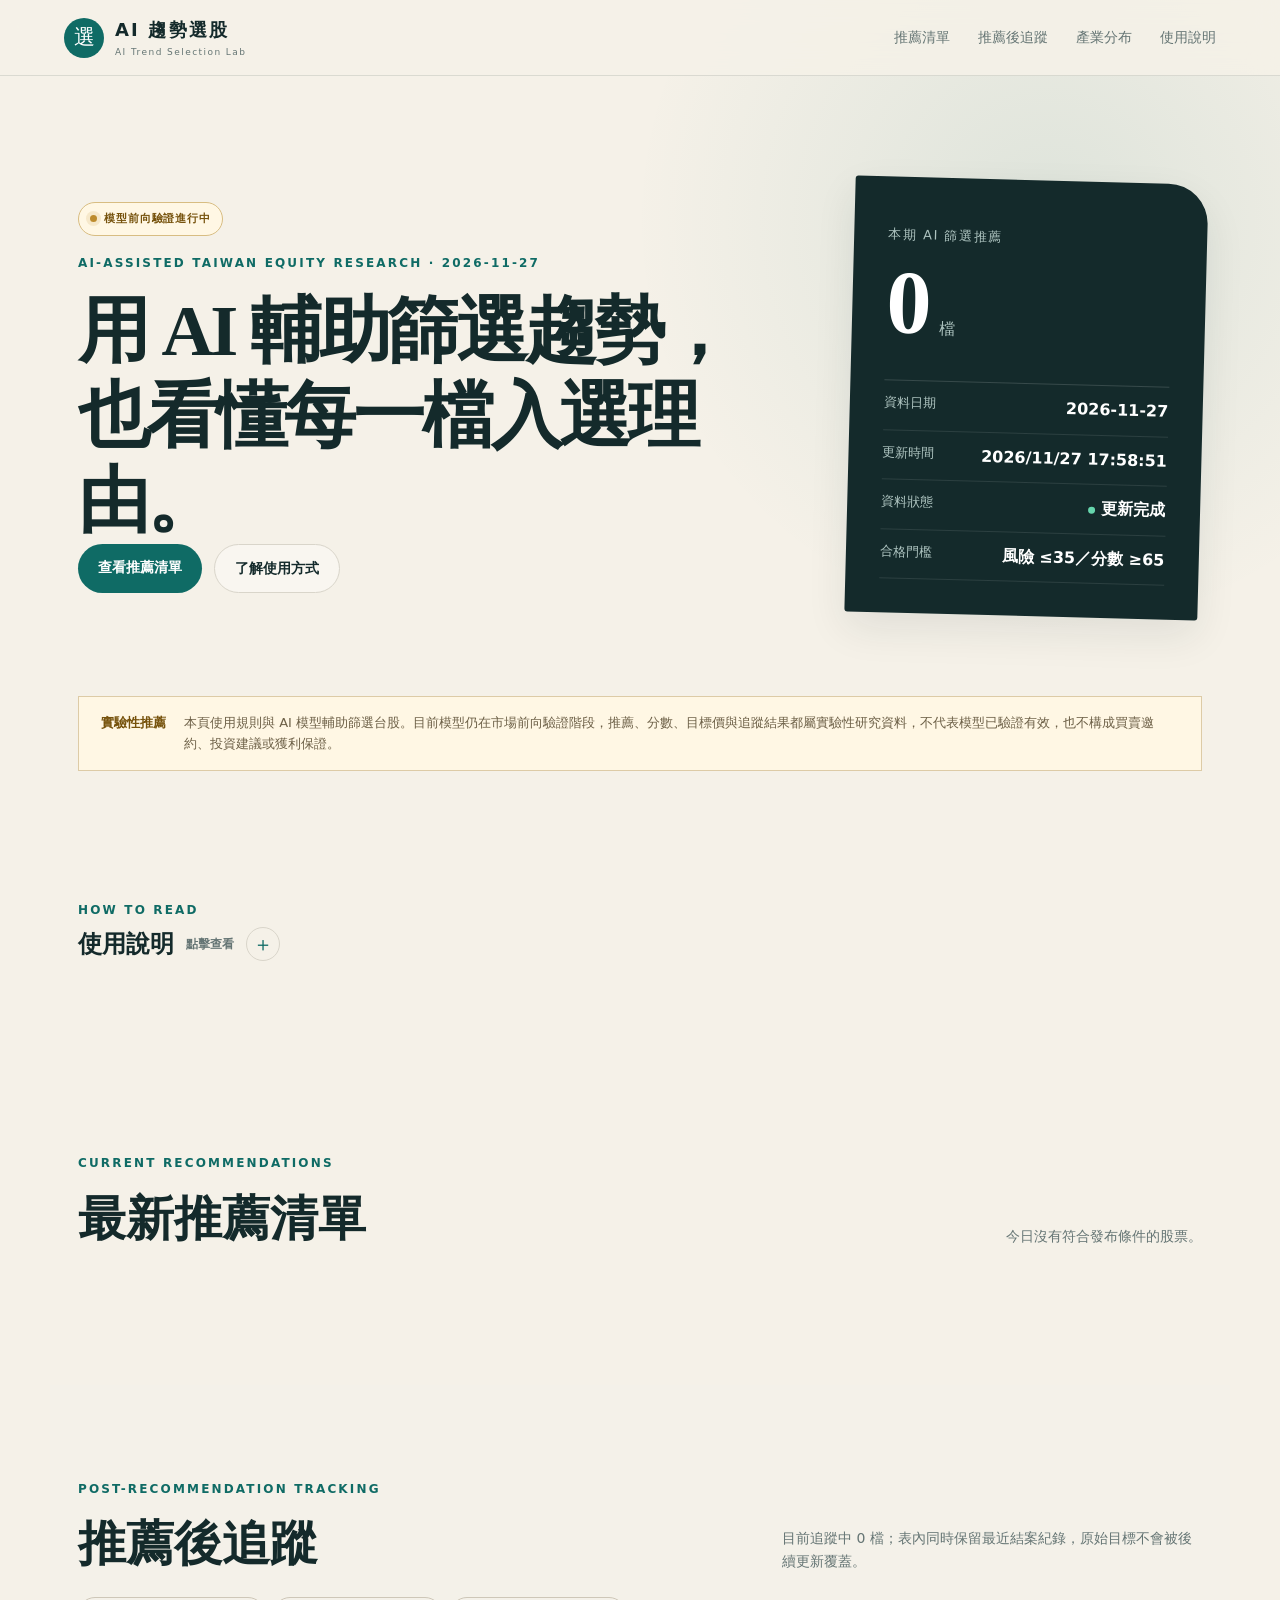
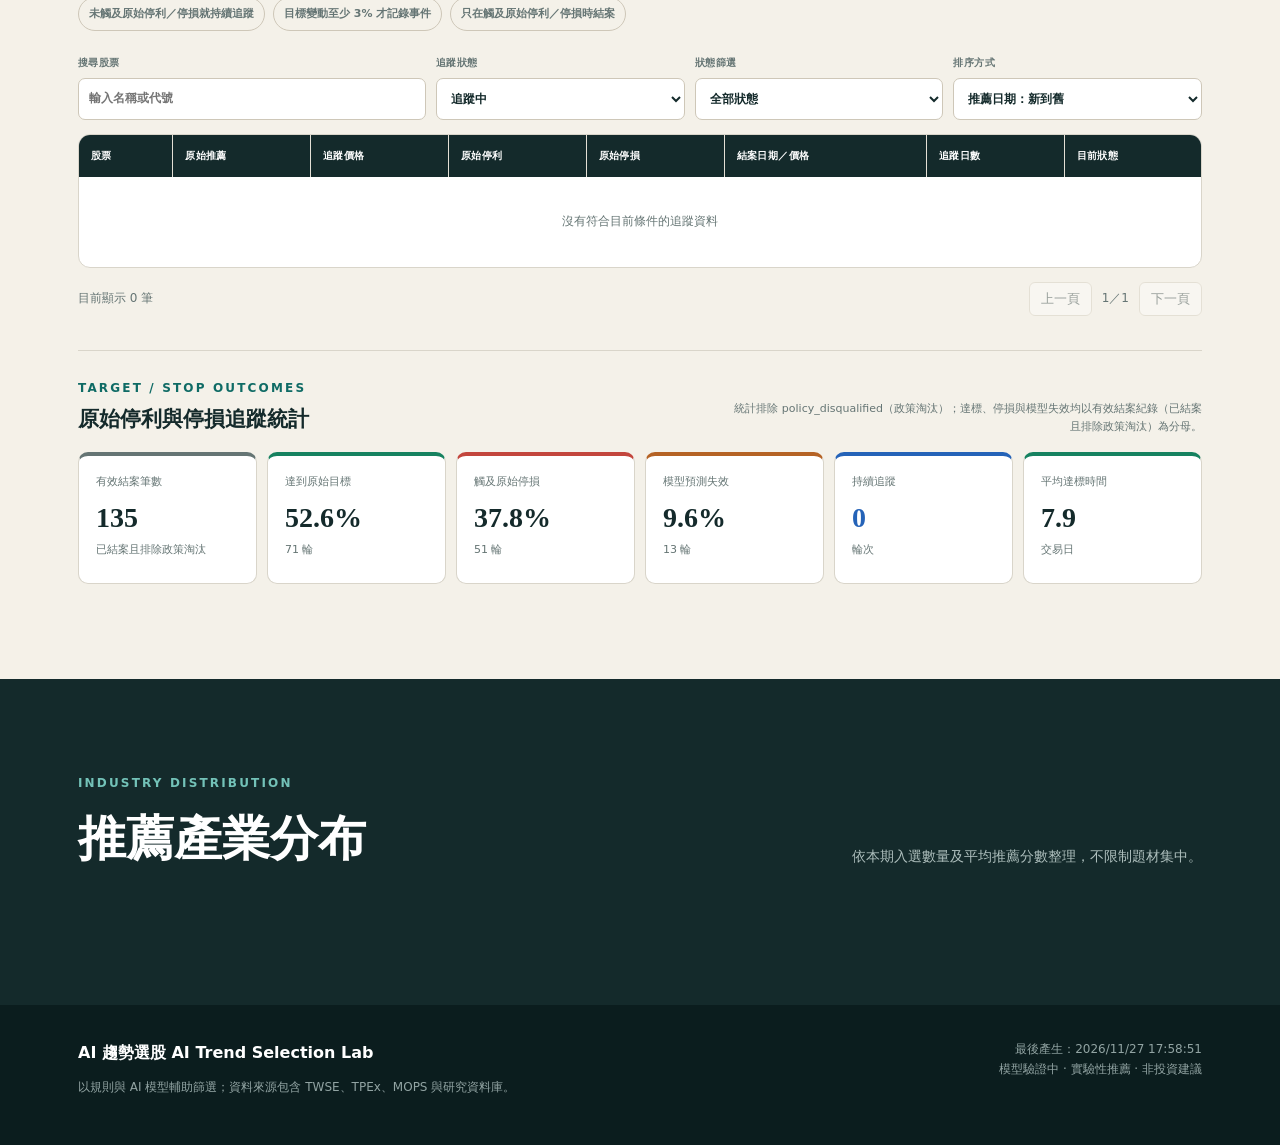
<file: index.html>
<!doctype html>
<html lang="zh-Hant">
<head>
  <meta charset="utf-8">
  <meta name="viewport" content="width=device-width,initial-scale=1">
  <meta name="robots" content="noindex,nofollow,noarchive">
  <meta name="description" content="模型前向驗證中的 AI 台股篩選與實驗性推薦研究清單">
  <title>AI 趨勢選股研究室</title>
  <link rel="stylesheet" href="styles.css?v=20260816-1">
</head>
<body>
  <header class="site-header">
    <a class="brand" href="#top">
      <span class="brand-mark">選</span>
      <span><strong>AI 趨勢選股</strong><small>AI Trend Selection Lab</small></span>
    </a>
    <nav>
      <a href="#recommendations">推薦清單</a>
      <a href="#tracking">推薦後追蹤</a>
      <a href="#industries">產業分布</a>
      <a href="#method">使用說明</a>
    </nav>
  </header>

  <main id="top">
    <section class="hero">
      <div class="hero-copy">
        <div class="validation-badge"><span></span>模型前向驗證進行中</div>
        <p class="eyebrow">AI-ASSISTED TAIWAN EQUITY RESEARCH · <span data-as-of>載入中</span></p>
        <h1>用 AI 輔助篩選趨勢，<br>也看懂每一檔入選理由。</h1>
        <div class="hero-actions">
          <a class="button primary" href="#recommendations">查看推薦清單</a>
          <a class="button secondary" href="#method">了解使用方式</a>
        </div>
      </div>
      <aside class="signal-panel">
        <p>本期 AI 篩選推薦</p>
        <strong data-count>—</strong><span>檔</span>
        <dl>
          <div><dt>資料日期</dt><dd data-as-of>—</dd></div>
          <div><dt>更新時間</dt><dd data-generated>—</dd></div>
          <div><dt>資料狀態</dt><dd class="status-dot" data-status>載入中</dd></div>
          <div><dt>合格門檻</dt><dd>風險 ≤35／分數 ≥65</dd></div>
        </dl>
      </aside>
    </section>

    <section class="notice">
      <strong>實驗性推薦</strong>
      <p>本頁使用規則與 AI 模型輔助篩選台股。目前模型仍在市場前向驗證階段，推薦、分數、目標價與追蹤結果都屬實驗性研究資料，不代表模型已驗證有效，也不構成買賣邀約、投資建議或獲利保證。</p>
    </section>

    <section class="section method">
      <details class="method-disclosure" id="method">
        <summary>
          <div>
            <p class="eyebrow">HOW TO READ</p>
            <div class="method-title-row">
              <h2>使用說明</h2>
              <span class="method-toggle"><span>點擊查看</span><b aria-hidden="true">＋</b></span>
            </div>
          </div>
        </summary>
        <p class="method-intro">先看當日推薦，再用推薦後追蹤查看之後更新的參考目標與狀態。</p>
        <ol class="method-steps">
          <li><span>01</span><div><h3>最新推薦</h3><p>風險不高於 35、分數不低於 65 才顯示；最多 10 檔且不補足。</p></div></li>
          <li><span>02</span><div><h3>個股詳情</h3><p>展開可查看價格、主要模型分數、日 K 圖、公司資訊與近期發展重點。</p></div></li>
          <li><span>03</span><div><h3>推薦後追蹤</h3><p>每輪固定保存推薦當時的原始停利與停損價格，只記錄是否觸及；未觸及就持續觀察。</p></div></li>
          <li><span>04</span><div><h3>大量資料操作</h3><p>可搜尋股票、切換追蹤中或已結案、篩選狀態、排序並以每頁 10 筆瀏覽。</p></div></li>
          <li><span>05</span><div><h3>研究用途</h3><p>分數與目標皆為模型參考；系統不管理實際持股、不配置固定本金，也不執行交易。</p></div></li>
          <li><span>06</span><div><h3>驗證狀態</h3><p>模型仍在收集未知未來市場資料；樣本成熟並通過預先設定門檻前，所有推薦均屬實驗性質。</p></div></li>
        </ol>
      </details>
    </section>

    <section class="section" id="recommendations">
      <div class="section-heading">
        <div><p class="eyebrow">CURRENT RECOMMENDATIONS</p><h2>最新推薦清單</h2></div>
        <p id="load-message">正在載入符合門檻的推薦資料；展開個股可查看完整內部分數。</p>
      </div>
      <div class="stock-grid" id="stock-grid"></div>
    </section>

    <section class="section tracking-section" id="tracking">
      <div class="section-heading">
        <div><p class="eyebrow">POST-RECOMMENDATION TRACKING</p><h2>推薦後追蹤</h2></div>
        <p id="tracking-message">保留原始推薦條件，並依最新模型資料更新參考目標與狀態。</p>
      </div>
      <div class="tracking-policy">
        <span>未觸及原始停利／停損就持續追蹤</span>
        <span>目標變動至少 3% 才記錄事件</span>
        <span>只在觸及原始停利／停損時結案</span>
      </div>
      <div class="tracking-controls">
        <label class="tracking-search">
          <span>搜尋股票</span>
          <input id="tracking-search" type="search" placeholder="輸入名稱或代號">
        </label>
        <label>
          <span>追蹤狀態</span>
          <select id="tracking-lifecycle">
            <option value="active">追蹤中</option>
            <option value="closed">已結案</option>
            <option value="all">全部</option>
          </select>
        </label>
        <label>
          <span>狀態篩選</span>
          <select id="tracking-status">
            <option value="all">全部狀態</option>
            <option value="active">持續追蹤</option>
            <option value="target_reached">已達原始目標</option>
            <option value="stop_triggered">已跌破原始停損</option>
            <option value="model_expired">模型預測失效</option>
            <option value="policy_disqualified">政策淘汰</option>
          </select>
        </label>
        <label>
          <span>排序方式</span>
          <select id="tracking-sort">
            <option value="opened_desc">推薦日期：新到舊</option>
            <option value="days_desc">追蹤日數：多到少</option>
          </select>
        </label>
      </div>
      <div class="tracking-table-wrap">
        <table class="tracking-table">
          <thead><tr>
            <th>股票</th><th>原始推薦</th><th>追蹤價格</th><th>原始停利</th>
            <th>原始停損</th><th>結案日期／價格</th><th>追蹤日數</th><th>目前狀態</th>
          </tr></thead>
          <tbody id="tracking-body"></tbody>
        </table>
      </div>
      <div class="tracking-pagination">
        <span id="tracking-range">—</span>
        <div>
          <button id="tracking-prev" type="button">上一頁</button>
          <span id="tracking-page">—</span>
          <button id="tracking-next" type="button">下一頁</button>
        </div>
      </div>
      <section class="tracking-statistics" aria-labelledby="tracking-statistics-title">
        <div class="tracking-statistics-heading">
          <div>
            <p class="eyebrow">TARGET / STOP OUTCOMES</p>
            <h3 id="tracking-statistics-title">原始停利與停損追蹤統計</h3>
          </div>
          <p>統計排除 policy_disqualified（政策淘汰）；達標、停損與模型失效均以有效結案紀錄（已結案且排除政策淘汰）為分母。</p>
        </div>
        <div class="tracking-stat-grid">
          <article class="tracking-stat-card neutral"><span>有效結案筆數</span><strong data-tracking-stat="closed">0</strong><small>已結案且排除政策淘汰</small></article>
          <article class="tracking-stat-card success"><span>達到原始目標</span><strong data-tracking-stat="target-rate">—</strong><small data-tracking-stat="target-count">0 輪</small></article>
          <article class="tracking-stat-card danger"><span>觸及原始停損</span><strong data-tracking-stat="stop-rate">—</strong><small data-tracking-stat="stop-count">0 輪</small></article>
          <article class="tracking-stat-card warning"><span>模型預測失效</span><strong data-tracking-stat="expired-rate">—</strong><small data-tracking-stat="expired-count">0 輪</small></article>
          <article class="tracking-stat-card active"><span>持續追蹤</span><strong data-tracking-stat="active">0</strong><small>輪次</small></article>
          <article class="tracking-stat-card success"><span>平均達標時間</span><strong data-tracking-stat="average-days">—</strong><small>交易日</small></article>
        </div>
      </section>
    </section>

    <section class="section industry-section" id="industries">
      <div class="section-heading">
        <div><p class="eyebrow">INDUSTRY DISTRIBUTION</p><h2>推薦產業分布</h2></div>
        <p>依本期入選數量及平均推薦分數整理，不限制題材集中。</p>
      </div>
      <div class="industry-list" id="industry-list"></div>
    </section>

  </main>

  <footer>
    <div><strong>AI 趨勢選股 AI Trend Selection Lab</strong><p>以規則與 AI 模型輔助篩選；資料來源包含 TWSE、TPEx、MOPS 與研究資料庫。</p></div>
    <div class="footer-meta"><span>最後產生：<span data-generated>—</span></span><span>模型驗證中 · 實驗性推薦 · 非投資建議</span></div>
  </footer>

  <template id="stock-template">
    <article class="stock-card">
      <button class="stock-summary" type="button" aria-expanded="false">
        <span class="rank"></span>
        <span class="stock-identity"><small class="industry"></small><strong class="name"></strong><span class="code"></span></span>
        <span class="score-block"><small>推薦分數</small><strong class="score"></strong></span>
        <span class="toggle" aria-hidden="true">＋</span>
      </button>
      <div class="stock-detail">
        <div class="detail-stats"></div>
        <div class="chart-grid">
          <figure class="chart-card price-chart">
            <figcaption><span>日K、成交量與投信</span><small>紅漲綠跌 · 共用時間軸</small></figcaption>
            <div class="chart-toolbar">
              <div class="ma-switch" aria-label="均線顯示">
                <label class="ma5"><input type="checkbox" value="5" checked>MA5</label>
                <label class="ma10"><input type="checkbox" value="10" checked>MA10</label>
                <label class="ma20"><input type="checkbox" value="20" checked>MA20</label>
              </div>
            </div>
            <div class="chart-host"></div>
          </figure>
          <figure class="chart-card score-chart"><figcaption><span>模型主要分數</span><small>下跌風險：低綠／中橘／高紅</small></figcaption><div class="chart-host"></div></figure>
        </div>
        <div class="reason-columns">
          <div class="selection-details">
            <h4>入選依據</h4>
            <ul class="positive-list"></ul>
            <section class="company-focus" hidden>
              <h5>近期發展重點</h5>
              <ul></ul>
              <div class="focus-meta"></div>
              <div class="focus-sources"></div>
            </section>
          </div>
          <aside class="company-profile">
            <h4>公司基本資訊</h4>
            <dl></dl>
          </aside>
        </div>
        <p class="formula"></p>
      </div>
    </article>
  </template>
  <script>
    // The recommendation bundle is regenerated before each launch. Give it a
    // unique URL so an already-open browser cannot reuse an older cached copy.
    const recommendationScript = document.createElement("script");
    recommendationScript.src = `recommendations-data.js?v=${Date.now()}`;
    recommendationScript.onload = () => {
      const appScript = document.createElement("script");
      appScript.src = `app.js?v=${Date.now()}`;
      document.body.appendChild(appScript);
    };
    document.body.appendChild(recommendationScript);
  </script>
</body>
</html>
</file>
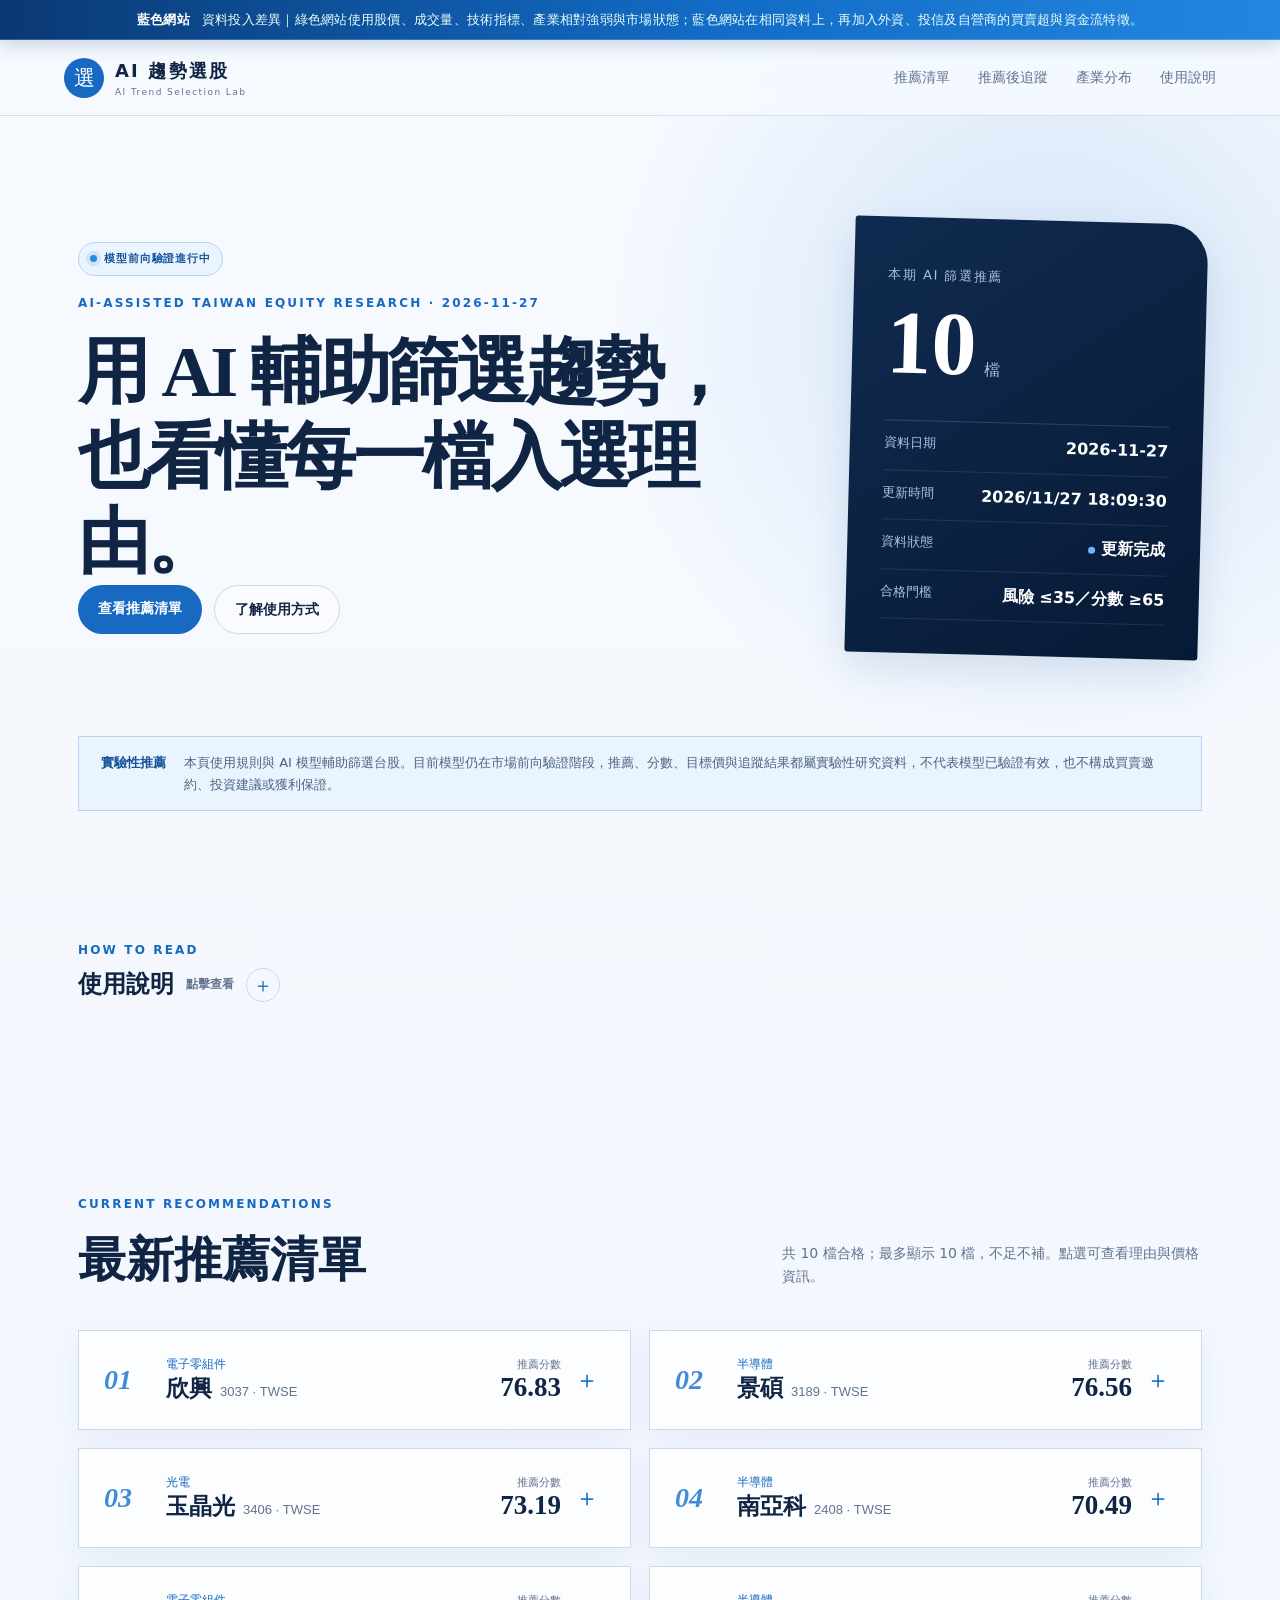
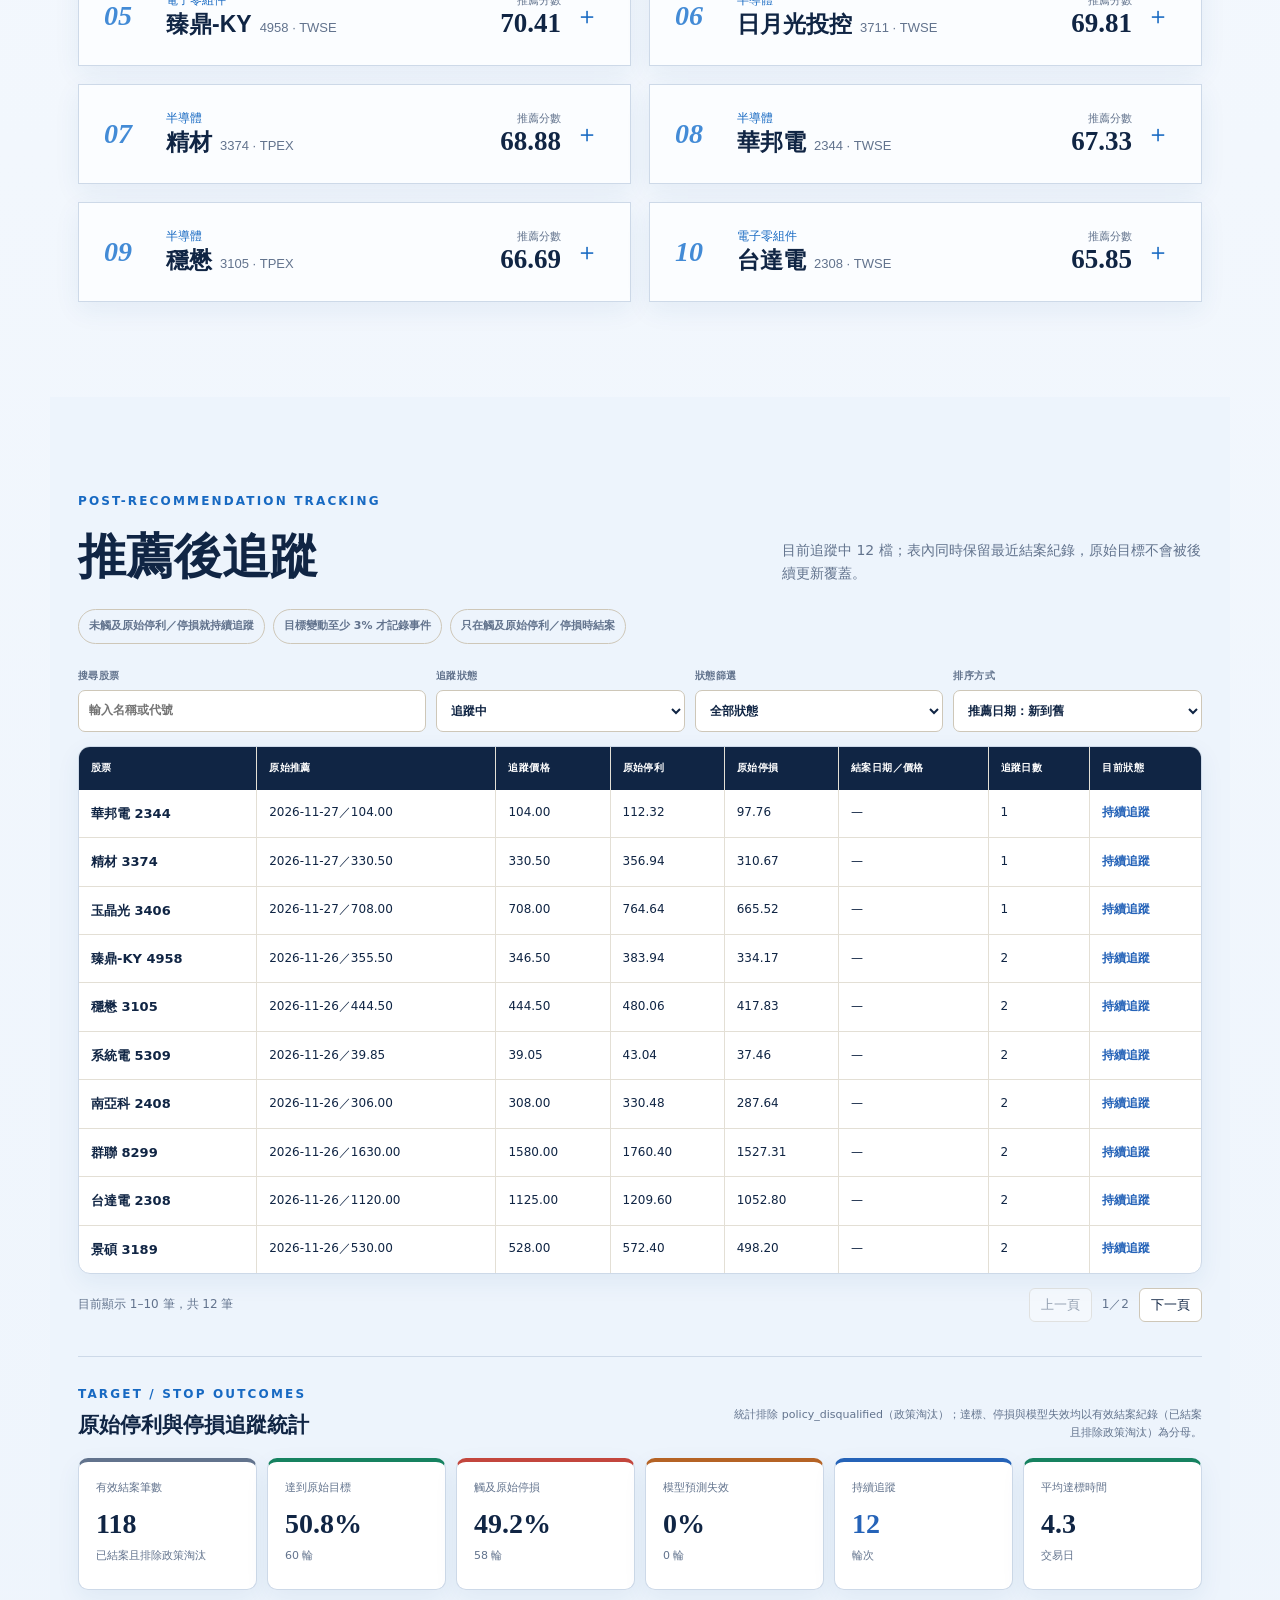
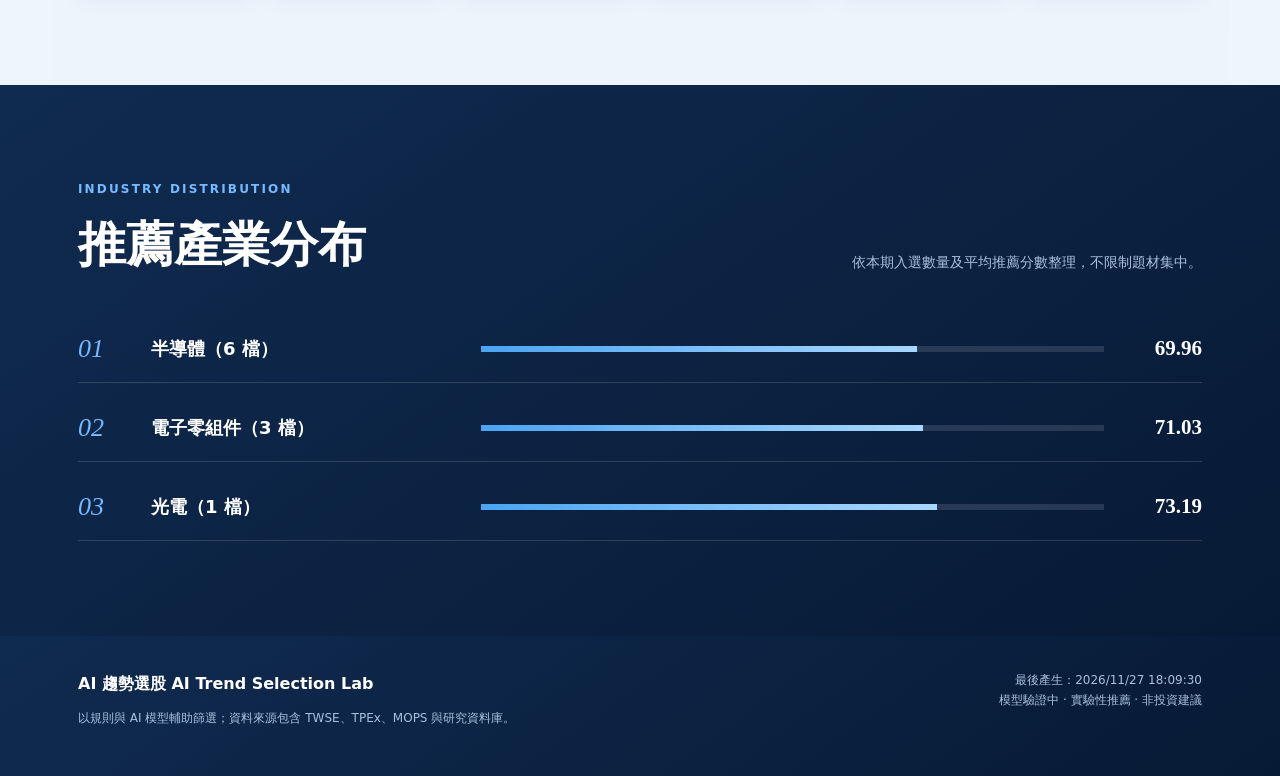
<file: institutional-v4-20d/index.html>
<!doctype html>
<html lang="zh-Hant">
<head>
  <meta charset="utf-8">
  <meta name="viewport" content="width=device-width,initial-scale=1">
  <meta name="robots" content="noindex,nofollow,noarchive">
  <meta name="description" content="模型前向驗證中的 AI 台股篩選與實驗性推薦研究清單">
  <title>AI 趨勢選股研究室</title>
  <link rel="stylesheet" href="styles.css?v=20260723-1">
</head>
<body>
  <div class="local-model-banner">
    <strong>藍色網站</strong>
    <span>資料投入差異｜綠色網站使用股價、成交量、技術指標、產業相對強弱與市場狀態；藍色網站在相同資料上，再加入外資、投信及自營商的買賣超與資金流特徵。</span>
  </div>
  <header class="site-header">
    <a class="brand" href="#top">
      <span class="brand-mark">選</span>
      <span><strong>AI 趨勢選股</strong><small>AI Trend Selection Lab</small></span>
    </a>
    <nav>
      <a href="#recommendations">推薦清單</a>
      <a href="#tracking">推薦後追蹤</a>
      <a href="#industries">產業分布</a>
      <a href="#method">使用說明</a>
    </nav>
  </header>

  <main id="top">
    <section class="hero">
      <div class="hero-copy">
        <div class="validation-badge"><span></span>模型前向驗證進行中</div>
        <p class="eyebrow">AI-ASSISTED TAIWAN EQUITY RESEARCH · <span data-as-of>載入中</span></p>
        <h1>用 AI 輔助篩選趨勢，<br>也看懂每一檔入選理由。</h1>
        <div class="hero-actions">
          <a class="button primary" href="#recommendations">查看推薦清單</a>
          <a class="button secondary" href="#method">了解使用方式</a>
        </div>
      </div>
      <aside class="signal-panel">
        <p>本期 AI 篩選推薦</p>
        <strong data-count>—</strong><span>檔</span>
        <dl>
          <div><dt>資料日期</dt><dd data-as-of>—</dd></div>
          <div><dt>更新時間</dt><dd data-generated>—</dd></div>
          <div><dt>資料狀態</dt><dd class="status-dot" data-status>載入中</dd></div>
          <div><dt>合格門檻</dt><dd>風險 ≤35／分數 ≥65</dd></div>
        </dl>
      </aside>
    </section>

    <section class="notice">
      <strong>實驗性推薦</strong>
      <p>本頁使用規則與 AI 模型輔助篩選台股。目前模型仍在市場前向驗證階段，推薦、分數、目標價與追蹤結果都屬實驗性研究資料，不代表模型已驗證有效，也不構成買賣邀約、投資建議或獲利保證。</p>
    </section>

    <section class="section method">
      <details class="method-disclosure" id="method">
        <summary>
          <div>
            <p class="eyebrow">HOW TO READ</p>
            <div class="method-title-row">
              <h2>使用說明</h2>
              <span class="method-toggle"><span>點擊查看</span><b aria-hidden="true">＋</b></span>
            </div>
          </div>
        </summary>
        <p class="method-intro">先看當日推薦，再用推薦後追蹤查看之後更新的參考目標與狀態。</p>
        <ol class="method-steps">
          <li><span>01</span><div><h3>最新推薦</h3><p>風險不高於 35、分數不低於 65 才顯示；最多 10 檔且不補足。</p></div></li>
          <li><span>02</span><div><h3>個股詳情</h3><p>展開可查看價格、主要模型分數、日 K 圖、公司資訊與近期發展重點。</p></div></li>
          <li><span>03</span><div><h3>推薦後追蹤</h3><p>每輪固定保存推薦當時的原始停利與停損價格，只記錄是否觸及；未觸及就持續觀察。</p></div></li>
          <li><span>04</span><div><h3>大量資料操作</h3><p>可搜尋股票、切換追蹤中或已結案、篩選狀態、排序並以每頁 10 筆瀏覽。</p></div></li>
          <li><span>05</span><div><h3>研究用途</h3><p>分數與目標皆為模型參考；系統不管理實際持股、不配置固定本金，也不執行交易。</p></div></li>
          <li><span>06</span><div><h3>驗證狀態</h3><p>模型仍在收集未知未來市場資料；樣本成熟並通過預先設定門檻前，所有推薦均屬實驗性質。</p></div></li>
        </ol>
      </details>
    </section>

    <section class="section" id="recommendations">
      <div class="section-heading">
        <div><p class="eyebrow">CURRENT RECOMMENDATIONS</p><h2>最新推薦清單</h2></div>
        <p id="load-message">正在載入符合門檻的推薦資料；展開個股可查看完整內部分數。</p>
      </div>
      <div class="stock-grid" id="stock-grid"></div>
    </section>

    <section class="section tracking-section" id="tracking">
      <div class="section-heading">
        <div><p class="eyebrow">POST-RECOMMENDATION TRACKING</p><h2>推薦後追蹤</h2></div>
        <p id="tracking-message">保留原始推薦條件，並依最新模型資料更新參考目標與狀態。</p>
      </div>
      <div class="tracking-policy">
        <span>未觸及原始停利／停損就持續追蹤</span>
        <span>目標變動至少 3% 才記錄事件</span>
        <span>只在觸及原始停利／停損時結案</span>
      </div>
      <div class="tracking-controls">
        <label class="tracking-search">
          <span>搜尋股票</span>
          <input id="tracking-search" type="search" placeholder="輸入名稱或代號">
        </label>
        <label>
          <span>追蹤狀態</span>
          <select id="tracking-lifecycle">
            <option value="active">追蹤中</option>
            <option value="closed">已結案</option>
            <option value="all">全部</option>
          </select>
        </label>
        <label>
          <span>狀態篩選</span>
          <select id="tracking-status">
            <option value="all">全部狀態</option>
            <option value="active">持續追蹤</option>
            <option value="target_reached">已達原始目標</option>
            <option value="stop_triggered">已跌破原始停損</option>
            <option value="model_expired">模型預測失效</option>
            <option value="policy_disqualified">政策淘汰</option>
          </select>
        </label>
        <label>
          <span>排序方式</span>
          <select id="tracking-sort">
            <option value="opened_desc">推薦日期：新到舊</option>
            <option value="days_desc">追蹤日數：多到少</option>
          </select>
        </label>
      </div>
      <div class="tracking-table-wrap">
        <table class="tracking-table">
          <thead><tr>
            <th>股票</th><th>原始推薦</th><th>追蹤價格</th><th>原始停利</th>
            <th>原始停損</th><th>結案日期／價格</th><th>追蹤日數</th><th>目前狀態</th>
          </tr></thead>
          <tbody id="tracking-body"></tbody>
        </table>
      </div>
      <div class="tracking-pagination">
        <span id="tracking-range">—</span>
        <div>
          <button id="tracking-prev" type="button">上一頁</button>
          <span id="tracking-page">—</span>
          <button id="tracking-next" type="button">下一頁</button>
        </div>
      </div>
      <section class="tracking-statistics" aria-labelledby="tracking-statistics-title">
        <div class="tracking-statistics-heading">
          <div>
            <p class="eyebrow">TARGET / STOP OUTCOMES</p>
            <h3 id="tracking-statistics-title">原始停利與停損追蹤統計</h3>
          </div>
          <p>統計排除 policy_disqualified（政策淘汰）；達標、停損與模型失效均以有效結案紀錄（已結案且排除政策淘汰）為分母。</p>
        </div>
        <div class="tracking-stat-grid">
          <article class="tracking-stat-card neutral"><span>有效結案筆數</span><strong data-tracking-stat="closed">0</strong><small>已結案且排除政策淘汰</small></article>
          <article class="tracking-stat-card success"><span>達到原始目標</span><strong data-tracking-stat="target-rate">—</strong><small data-tracking-stat="target-count">0 輪</small></article>
          <article class="tracking-stat-card danger"><span>觸及原始停損</span><strong data-tracking-stat="stop-rate">—</strong><small data-tracking-stat="stop-count">0 輪</small></article>
          <article class="tracking-stat-card warning"><span>模型預測失效</span><strong data-tracking-stat="expired-rate">—</strong><small data-tracking-stat="expired-count">0 輪</small></article>
          <article class="tracking-stat-card active"><span>持續追蹤</span><strong data-tracking-stat="active">0</strong><small>輪次</small></article>
          <article class="tracking-stat-card success"><span>平均達標時間</span><strong data-tracking-stat="average-days">—</strong><small>交易日</small></article>
        </div>
      </section>
    </section>

    <section class="section industry-section" id="industries">
      <div class="section-heading">
        <div><p class="eyebrow">INDUSTRY DISTRIBUTION</p><h2>推薦產業分布</h2></div>
        <p>依本期入選數量及平均推薦分數整理，不限制題材集中。</p>
      </div>
      <div class="industry-list" id="industry-list"></div>
    </section>

  </main>

  <footer>
    <div><strong>AI 趨勢選股 AI Trend Selection Lab</strong><p>以規則與 AI 模型輔助篩選；資料來源包含 TWSE、TPEx、MOPS 與研究資料庫。</p></div>
    <div class="footer-meta"><span>最後產生：<span data-generated>—</span></span><span>模型驗證中 · 實驗性推薦 · 非投資建議</span></div>
  </footer>

  <template id="stock-template">
    <article class="stock-card">
      <button class="stock-summary" type="button" aria-expanded="false">
        <span class="rank"></span>
        <span class="stock-identity"><small class="industry"></small><strong class="name"></strong><span class="code"></span></span>
        <span class="score-block"><small>推薦分數</small><strong class="score"></strong></span>
        <span class="toggle" aria-hidden="true">＋</span>
      </button>
      <div class="stock-detail">
        <div class="detail-stats"></div>
        <div class="chart-grid">
          <figure class="chart-card price-chart">
            <figcaption><span>日K、成交量與投信</span><small>紅漲綠跌 · 共用時間軸</small></figcaption>
            <div class="chart-toolbar">
              <div class="ma-switch" aria-label="均線顯示">
                <label class="ma5"><input type="checkbox" value="5" checked>MA5</label>
                <label class="ma10"><input type="checkbox" value="10" checked>MA10</label>
                <label class="ma20"><input type="checkbox" value="20" checked>MA20</label>
              </div>
            </div>
            <div class="chart-host"></div>
          </figure>
          <figure class="chart-card score-chart"><figcaption><span>模型主要分數</span><small>下跌風險：低綠／中橘／高紅</small></figcaption><div class="chart-host"></div></figure>
        </div>
        <div class="reason-columns">
          <div class="selection-details">
            <h4>入選依據</h4>
            <ul class="positive-list"></ul>
            <section class="company-focus" hidden>
              <h5>近期發展重點</h5>
              <ul></ul>
              <div class="focus-meta"></div>
              <div class="focus-sources"></div>
            </section>
          </div>
          <aside class="company-profile">
            <h4>公司基本資訊</h4>
            <dl></dl>
          </aside>
        </div>
        <p class="formula"></p>
      </div>
    </article>
  </template>
  <script>
    // The recommendation bundle is regenerated before each launch. Give it a
    // unique URL so an already-open browser cannot reuse an older cached copy.
    const recommendationScript = document.createElement("script");
    recommendationScript.src = `recommendations-data.js?v=${Date.now()}`;
    recommendationScript.onload = () => {
      const appScript = document.createElement("script");
      appScript.src = `app.js?v=${Date.now()}`;
      appScript.onerror = () => {
        document.querySelector("#load-message").textContent =
          "頁面程式載入失敗，請重新整理；若仍失敗，請重新執行藍色網站啟動檔。";
        document.querySelectorAll("[data-status]").forEach(el => el.textContent = "載入失敗");
      };
      document.body.appendChild(appScript);
    };
    recommendationScript.onerror = () => {
      document.querySelector("#load-message").textContent =
        "推薦資料載入失敗，請重新執行藍色網站啟動檔。";
      document.querySelectorAll("[data-status]").forEach(el => el.textContent = "無法載入資料");
    };
    document.body.appendChild(recommendationScript);
  </script>
</body>
</html>
</file>
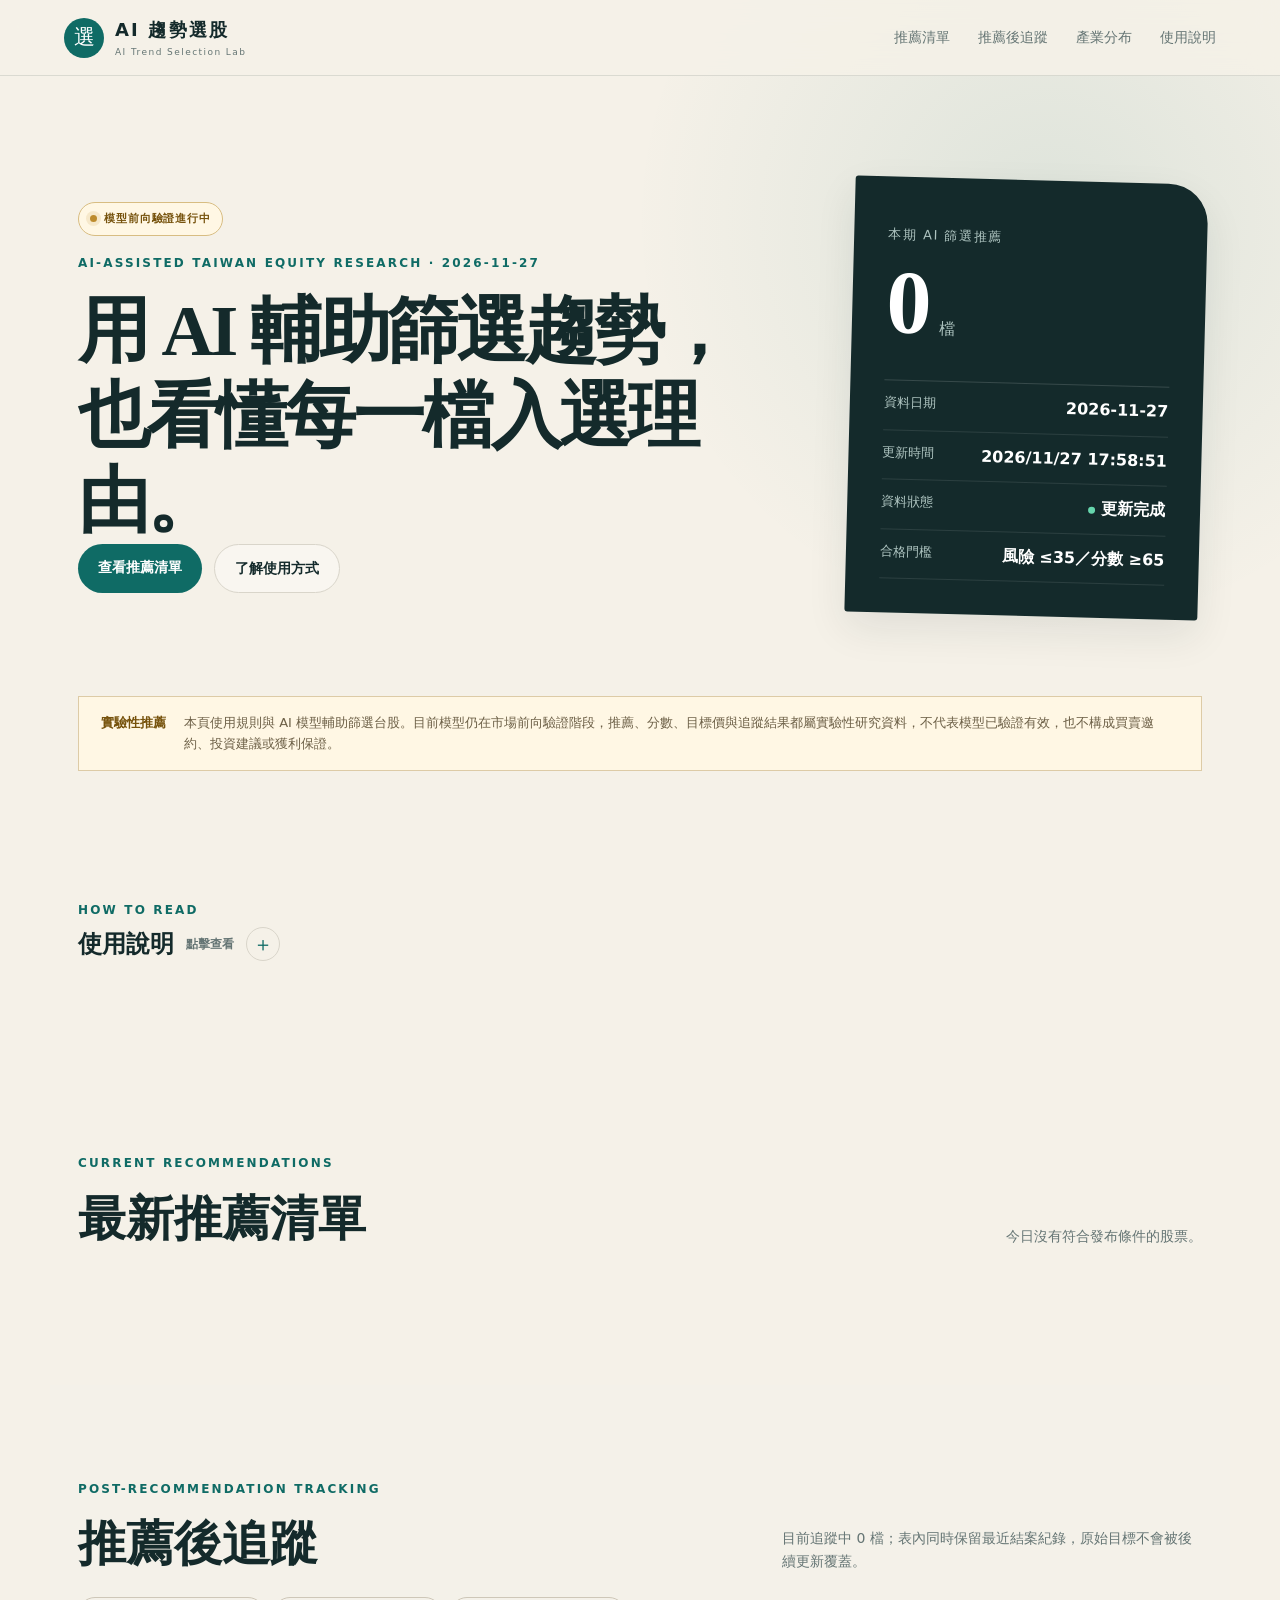
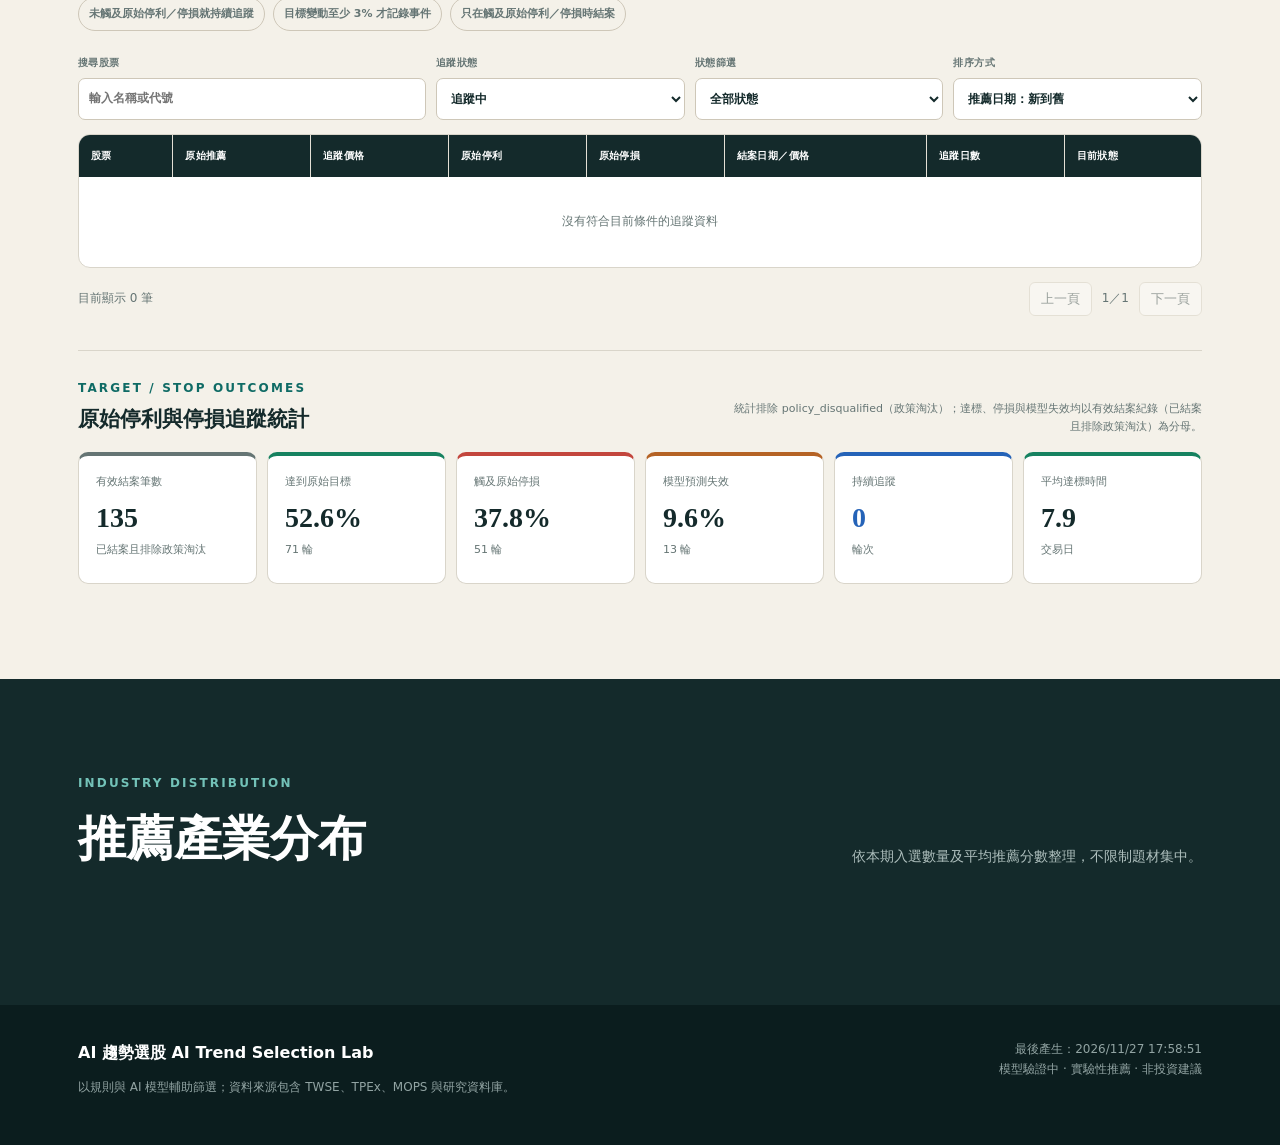
<file: guide.html>
<!doctype html>
<html lang="zh-Hant">
<head>
  <meta charset="utf-8">
  <meta http-equiv="refresh" content="0;url=index.html#method">
  <meta name="robots" content="noindex,nofollow,noarchive">
  <title>返回使用說明</title>
  <script>window.location.replace("index.html#method");</script>
</head>
<body>
  <p>正在返回主頁的使用說明。<a href="index.html#method">若未自動跳轉，請點這裡</a>。</p>
</body>
</html>
</file>
<file: styles.css>
:root {
  --ink: #142a2b;
  --muted: #657574;
  --paper: #f5f1e8;
  --card: #fffdf8;
  --line: #d9d5ca;
  --teal: #0f6b65;
  --teal-dark: #084a47;
  --coral: #df6c4f;
  --gold: #bd8b2d;
  --shadow: 0 16px 40px rgba(20, 42, 43, .09);
}
* { box-sizing: border-box; }
html { scroll-behavior: smooth; }
body {
  margin: 0;
  color: var(--ink);
  background:
    radial-gradient(circle at 82% 8%, rgba(15,107,101,.10), transparent 26rem),
    var(--paper);
  font-family: "Noto Sans TC", "Microsoft JhengHei", system-ui, sans-serif;
  line-height: 1.65;
}
a { color: inherit; }
.site-header {
  height: 76px;
  padding: 0 clamp(22px, 5vw, 76px);
  display: flex;
  align-items: center;
  justify-content: space-between;
  border-bottom: 1px solid rgba(20,42,43,.12);
  background: rgba(245,241,232,.86);
  backdrop-filter: blur(14px);
  position: sticky;
  top: 0;
  z-index: 20;
}
.brand { display: flex; align-items: center; gap: 11px; text-decoration: none; }
.brand-mark {
  width: 40px; height: 40px; border-radius: 50%;
  display: grid; place-items: center; color: white; background: var(--teal);
  font-family: serif; font-size: 21px;
}
.brand strong { display:block; font-size: 18px; letter-spacing:.12em; }
.brand small { display:block; color:var(--muted); font-size:9px; letter-spacing:.16em; }
nav { display:flex; gap:28px; }
nav a { font-size:14px; text-decoration:none; color:var(--muted); }
nav a:hover { color:var(--teal); }
main { overflow:hidden; }
.hero {
  max-width: 1180px;
  margin: 0 auto;
  min-height: 620px;
  padding: 95px 28px 72px;
  display: grid;
  grid-template-columns: 1.45fr .75fr;
  gap: 90px;
  align-items: center;
}
.eyebrow { color:var(--teal); font-weight:800; font-size:12px; letter-spacing:.18em; margin:0 0 16px; }
h1 { font-family: "Noto Serif TC", "PMingLiU", serif; font-size:clamp(42px, 6vw, 72px); line-height:1.18; letter-spacing:-.045em; margin:0; }
.hero-intro { max-width:650px; color:var(--muted); font-size:18px; margin:28px 0 34px; }
.hero-actions { display:flex; gap:12px; flex-wrap:wrap; }
.validation-badge {
  width:fit-content; margin:0 0 18px; padding:7px 11px; border:1px solid #d8bd82;
  border-radius:999px; background:#fff7e4; color:#76520c; font-size:11px;
  font-weight:800; letter-spacing:.08em;
}
.validation-badge span {
  display:inline-block; width:7px; height:7px; margin-right:7px; border-radius:50%;
  background:var(--gold); box-shadow:0 0 0 4px rgba(189,139,45,.14);
}
.button { padding:12px 20px; border-radius:999px; text-decoration:none; font-weight:700; font-size:14px; }
.button.primary { color:white; background:var(--teal); }
.button.secondary { border:1px solid var(--line); background:rgba(255,255,255,.35); }
.signal-panel {
  background:var(--ink); color:white; border-radius:3px 40px 3px 3px;
  padding:34px; box-shadow:var(--shadow); transform:rotate(1.5deg);
}
.signal-panel > p { color:#aec4c0; font-size:13px; letter-spacing:.12em; }
.signal-panel > strong { font: 700 90px/1 serif; }
.signal-panel > span { color:#aec4c0; margin-left:8px; }
.signal-panel dl { margin:32px 0 0; border-top:1px solid rgba(255,255,255,.15); }
.signal-panel dl div { display:flex; justify-content:space-between; padding:11px 0; border-bottom:1px solid rgba(255,255,255,.1); }
.signal-panel dt { color:#aec4c0; font-size:13px; }
.signal-panel dd { margin:0; font-weight:700; }
.status-dot::before { content:""; display:inline-block; width:7px; height:7px; background:#66d6ad; border-radius:50%; margin-right:7px; }
.notice { max-width:1124px; margin:0 auto 30px; padding:15px 22px; border:1px solid #ddcba6; background:#fff7e4; display:flex; gap:18px; font-size:13px; }
.notice strong { color:#76520c; white-space:nowrap; }
.notice p { margin:0; color:#6d6047; }
.section { max-width:1180px; margin:0 auto; padding:95px 28px; }
.section-heading { display:flex; justify-content:space-between; align-items:end; gap:30px; margin-bottom:42px; }
.section-heading h2 { font:700 clamp(32px,4vw,48px)/1.2 "Noto Serif TC","PMingLiU",serif; margin:0; }
.section-heading > p { color:var(--muted); max-width:420px; margin:0; font-size:14px; }
.stock-grid { display:grid; grid-template-columns:1fr 1fr; gap:18px; }
.stock-card { background:var(--card); border:1px solid var(--line); box-shadow:0 8px 25px rgba(20,42,43,.035); }
.stock-card.open { grid-column:1/-1; box-shadow:var(--shadow); }
.stock-summary { width:100%; padding:25px; display:grid; grid-template-columns:48px 1fr auto 30px; gap:14px; align-items:center; text-align:left; color:inherit; background:none; border:0; cursor:pointer; }
.rank { color:var(--gold); font:italic 700 28px serif; }
.stock-identity small { display:block; color:var(--teal); font-size:12px; }
.stock-identity strong { font-size:23px; margin-right:8px; }
.stock-identity .code { color:var(--muted); font-size:13px; }
.score-block { text-align:right; }
.score-block small { display:block; color:var(--muted); font-size:11px; }
.score-block strong { font:700 27px serif; }
.toggle { font-size:24px; color:var(--teal); transition:.2s; }
.stock-card.open .toggle { transform:rotate(45deg); }
.stock-detail { display:none; padding:0 28px 28px 90px; }
.stock-card.open .stock-detail { display:block; }
.detail-stats { display:grid; grid-template-columns:repeat(4,1fr); gap:10px; background:transparent; border:0; margin-bottom:25px; }
.detail-stat { background:var(--paper); padding:14px; }
.detail-stat span { display:block; color:var(--muted); font-size:11px; }
.detail-stat strong { font-size:17px; }
.price-stat { position:relative; overflow:hidden; min-height:104px; padding:15px 16px 13px; border:1px solid var(--line); border-radius:11px; }
.price-stat::before { content:""; position:absolute; left:0; top:0; bottom:0; width:4px; background:var(--muted); }
.price-stat strong { display:block; margin:7px 0 3px; font:700 19px/1.2 serif; }
.price-stat small { display:block; color:var(--muted); font-size:10px; }
.price-stat.current { background:#f3f5f3; }.price-stat.current::before { background:#536a69; }
.price-stat.entry { background:#edf8f6; border-color:#c8e3de; }.price-stat.entry::before { background:var(--teal); }
.price-stat.target { background:#fff7e8; border-color:#ead7ae; }.price-stat.target::before { background:var(--gold); }
.price-stat.stop { background:#fff1ed; border-color:#edc9bf; }.price-stat.stop::before { background:var(--coral); }
.chart-grid { display:grid; grid-template-columns:2.4fr .8fr; gap:14px; margin:0 0 25px; }
.chart-card { margin:0; padding:18px; background:#fff; border:1px solid rgba(20,42,43,.1); border-radius:14px; min-width:0; box-shadow:0 8px 24px rgba(20,42,43,.055); }
.chart-card figcaption { display:flex; justify-content:space-between; gap:12px; font-size:13px; font-weight:800; margin-bottom:8px; }
.chart-card figcaption small { color:var(--muted); font-size:9px; font-weight:600; }
.legend::before { content:""; display:inline-block; width:10px; height:2px; margin:0 3px 3px 0; background:currentColor; }
.legend.ma5 { color:#df6c4f; }.legend.ma10 { color:#bd8b2d; }.legend.ma20 { color:#0f6b65; }.legend.ma60 { color:#7896a5; }
.chart-host { min-height:230px; }
.chart-host svg { display:block; width:100%; height:230px; overflow:visible; }
.price-chart .chart-host { min-height:360px; }
.price-chart .chart-host svg { height:360px; }
.chart-toolbar { display:flex; justify-content:space-between; align-items:center; gap:10px; margin:8px 0 3px; flex-wrap:wrap; }
.ma-switch { display:flex; gap:9px; flex-wrap:wrap; }
.ma-switch label { font-size:9px; font-weight:800; cursor:pointer; }
.ma-switch input { width:11px; height:11px; margin:0 3px 0 0; vertical-align:-2px; accent-color:currentColor; }
.ma-switch .ma5 { color:#df6c4f; }.ma-switch .ma10 { color:#bd8b2d; }.ma-switch .ma20 { color:#0f6b65; }
.chart-axis { stroke:#c9c5bb; stroke-width:1; }
.chart-gridline { stroke:#e9e6df; stroke-width:1; stroke-dasharray:3 4; }
.chart-label { fill:var(--muted); font-size:9px; }
.chart-latest { fill:var(--ink); font-size:10px; font-weight:800; }
.chart-section-label { fill:var(--ink); font-size:12px; font-weight:900; letter-spacing:.02em; }
.chart-crosshair { stroke:#344c4d; stroke-width:1; stroke-dasharray:3 3; pointer-events:none; }
.chart-tooltip { pointer-events:none; }
.chart-tooltip rect { fill:rgba(11,29,30,.94); stroke:rgba(255,255,255,.16); stroke-width:1; }
.chart-tooltip text { fill:#fff; font-size:10px; font-weight:650; }
.chart-tooltip tspan:first-child { fill:#80d5ca; font-weight:800; }
.chart-hover-layer { cursor:crosshair; touch-action:none; }
.score-bars { display:grid; gap:15px; padding:12px 2px 0; }
.score-row { display:grid; grid-template-columns:1fr 42px; gap:8px; font-size:11px; }
.score-row strong { text-align:right; font-size:13px; }
.score-track { grid-column:1/-1; height:9px; background:#e8e5de; border-radius:99px; overflow:hidden; }
.score-track span { display:block; height:100%; border-radius:99px; background:linear-gradient(90deg,#73c2b8,var(--teal)); }
.score-row.risk-low .score-track span { background:linear-gradient(90deg,#73c2b8,#168260); }
.score-row.risk-medium .score-track span { background:linear-gradient(90deg,#dfb65c,#c88722); }
.score-row.risk-high .score-track span { background:linear-gradient(90deg,#ef9a7f,#d84f45); }
.reason-columns { display:grid; grid-template-columns:1fr 1fr; gap:35px; align-items:start; }
.reason-columns h4 { margin:0 0 8px; }
.reason-columns ul { margin:0; padding-left:19px; color:var(--muted); font-size:14px; }
.positive-list li::marker { color:var(--teal); }
.selection-details { padding:18px 20px; }
.company-profile { padding:18px 20px; border:1px solid var(--line); border-radius:11px; background:#f7f5ef; }
.company-profile h4 { margin:0 0 13px; }
.company-profile dl { margin:0; display:grid; grid-template-columns:1fr 1fr; border-top:1px solid #d8d2c5; border-left:1px solid #d8d2c5; background:rgba(255,255,255,.58); }
.company-profile dl div { display:grid; min-height:42px; grid-template-columns:minmax(68px,.9fr) minmax(0,1.1fr); align-items:center; border-right:1px solid #d8d2c5; border-bottom:1px solid #d8d2c5; }
.company-profile dt { align-self:stretch; display:flex; align-items:center; padding:8px 9px; border-right:1px solid #e3dfd5; background:#ebe7dd; color:var(--muted); font-size:10px; letter-spacing:.03em; }
.company-profile dd { margin:0; padding:8px 9px; overflow-wrap:anywhere; font-size:12px; font-weight:800; text-align:left; }
.company-focus { margin-top:22px; padding-top:18px; border-top:1px solid var(--line); }
.company-focus[hidden] { display:none; }
.company-focus h5 { margin:0 0 9px; font-size:14px; }
.company-focus ul { margin:0; padding-left:18px; color:var(--ink); font-size:12px; line-height:1.65; }
.company-focus li + li { margin-top:6px; }
.company-focus li::marker { color:var(--teal); }
.focus-meta { margin-top:11px; color:var(--muted); font-size:10px; line-height:1.5; }
.focus-sources { display:flex; flex-wrap:wrap; gap:7px; margin-top:9px; }
.focus-sources a { padding:5px 8px; border:1px solid #c8c1b2; border-radius:99px; color:var(--teal); font-size:10px; font-weight:800; text-decoration:none; }
.focus-sources a:hover { background:#e9eee8; }
.formula { margin:20px 0 0; padding-top:14px; border-top:1px solid var(--line); color:var(--muted); font-size:12px; }
.tracking-section { background:#f4f1e9; }
.tracking-policy { display:flex; flex-wrap:wrap; gap:8px; margin:-18px 0 24px; }
.tracking-policy span { padding:7px 10px; border:1px solid #cec7b8; border-radius:99px; color:var(--muted); font-size:11px; font-weight:700; }
.tracking-controls { display:grid; grid-template-columns:minmax(210px,1.4fr) repeat(3,minmax(145px,1fr)); gap:10px; margin-bottom:14px; }
.tracking-controls label { display:flex; flex-direction:column; gap:6px; color:var(--muted); font-size:10px; font-weight:800; letter-spacing:.04em; }
.tracking-controls input,.tracking-controls select { width:100%; min-height:42px; padding:8px 10px; border:1px solid #cec7b8; border-radius:7px; background:#fff; color:var(--ink); font:inherit; font-size:12px; letter-spacing:0; }
.tracking-controls input:focus,.tracking-controls select:focus { outline:2px solid rgba(15,107,101,.2); border-color:var(--teal); }
.tracking-table-wrap { overflow-x:auto; border:1px solid var(--line); border-radius:12px; background:#fff; }
.tracking-table { width:100%; min-width:980px; border-collapse:collapse; }
.tracking-table th,.tracking-table td { padding:13px 12px; border-right:1px solid #e3dfd5; border-bottom:1px solid #e3dfd5; text-align:left; white-space:nowrap; font-size:12px; }
.tracking-table thead th { background:var(--ink); color:#fff; font-size:10px; letter-spacing:.04em; }
.tracking-table tbody th { color:var(--ink); font-size:13px; }
.tracking-table tr:last-child th,.tracking-table tr:last-child td { border-bottom:0; }
.tracking-table th:last-child,.tracking-table td:last-child { border-right:0; }
.tracking-status { font-weight:800; color:var(--teal); }
.tracking-status.active { color:#2563b8; }
.tracking-status.stop_triggered { color:#c3463d; }
.tracking-status.target_reached { color:#168260; }
.tracking-status.model_expired { color:#b56325; }
.tracking-status.policy_disqualified { color:#6b7280; }
.tracking-empty td { padding:35px 15px; color:var(--muted); text-align:center; }
.tracking-pagination { display:flex; align-items:center; justify-content:space-between; gap:20px; margin-top:14px; color:var(--muted); font-size:12px; }
.tracking-pagination > div { display:flex; align-items:center; gap:10px; }
.tracking-pagination button { padding:7px 11px; border:1px solid #cec7b8; border-radius:6px; background:#fff; color:var(--ink); cursor:pointer; }
.tracking-pagination button:disabled { opacity:.4; cursor:default; }
.tracking-statistics { margin-top:34px; padding-top:28px; border-top:1px solid var(--line); }
.tracking-statistics-heading { display:flex; align-items:end; justify-content:space-between; gap:24px; margin-bottom:16px; }
.tracking-statistics-heading .eyebrow { margin:0 0 3px; }
.tracking-statistics-heading h3 { margin:0; font-size:21px; }
.tracking-statistics-heading > p { max-width:470px; margin:0; color:var(--muted); font-size:11px; text-align:right; }
.tracking-stat-grid { display:grid; grid-template-columns:repeat(auto-fit,minmax(135px,1fr)); gap:10px; }
.tracking-stat-card { min-height:132px; padding:17px; border:1px solid var(--line); border-top:4px solid var(--muted); border-radius:10px; background:#fff; }
.tracking-stat-card span,.tracking-stat-card small { display:block; color:var(--muted); font-size:11px; }
.tracking-stat-card strong { display:block; margin:10px 0 7px; color:var(--ink); font:700 28px serif; }
.tracking-stat-card.success { border-top-color:#168260; }
.tracking-stat-card.danger { border-top-color:#c3463d; }
.tracking-stat-card.warning { border-top-color:#b56325; }
.tracking-stat-card.active { border-top-color:#2563b8; }
.tracking-stat-card.active strong { color:#2563b8; }
.industry-section { max-width:none; background:var(--ink); color:white; padding-left:max(28px,calc((100vw - 1124px)/2)); padding-right:max(28px,calc((100vw - 1124px)/2)); }
.industry-section .section-heading > p { color:#aebfbd; }
.industry-section .eyebrow { color:#73c2b8; }
.industry-list { display:grid; gap:12px; }
.industry-row { display:grid; grid-template-columns:55px 1fr minmax(150px,2fr) 80px; align-items:center; gap:18px; padding:18px 0; border-bottom:1px solid rgba(255,255,255,.14); }
.industry-row .place { color:#73c2b8; font:italic 26px serif; }
.industry-row strong { font-size:18px; }
.industry-bar { height:6px; background:rgba(255,255,255,.12); }
.industry-bar span { display:block; height:100%; background:linear-gradient(90deg,#73c2b8,#dfb65c); }
.industry-score { text-align:right; font:700 21px serif; }
.validation-layout { display:grid; grid-template-columns:2fr 1fr 1fr; gap:15px; }
.progress-card,.metric-card { background:var(--card); border:1px solid var(--line); padding:26px; }
.progress-top { display:flex; justify-content:space-between; align-items:end; }
.progress-top strong { font:700 40px serif; }
.progress-top small { color:var(--muted); font-size:16px; }
.progress-track { height:8px; background:#dedbd3; margin:22px 0 12px; }
.progress-track span { display:block; height:100%; background:var(--teal); }
.progress-card p,.metric-card small { color:var(--muted); margin:0; font-size:12px; }
.metric-card span { display:block; color:var(--muted); font-size:12px; }
.metric-card strong { display:block; font:700 40px serif; margin:16px 0 12px; }
.method-steps { list-style:none; padding:0; margin:0; display:grid; grid-template-columns:1fr 1fr; gap:0 45px; }
.method-steps li { display:grid; grid-template-columns:52px 1fr; gap:15px; padding:26px 0; border-top:1px solid var(--line); }
.method-steps li > span { color:var(--gold); font:italic 22px serif; }
.method-steps h3 { margin:0 0 7px; }
.method-steps p { color:var(--muted); margin:0; font-size:14px; }
.method-disclosure summary { display:inline-flex; align-items:center; cursor:pointer; list-style:none; }
.method-disclosure { scroll-margin-top:110px; }
.method-disclosure summary::-webkit-details-marker { display:none; }
.method-title-row { display:flex; align-items:center; flex-wrap:wrap; gap:12px; margin-top:4px; }
.method-disclosure summary h2 { margin:0; }
.method-disclosure summary .eyebrow { margin:0; }
.method-toggle { display:flex; align-items:center; gap:12px; color:var(--muted); font-size:12px; font-weight:800; }
.method-toggle b { display:grid; width:34px; height:34px; place-items:center; border:1px solid var(--line); border-radius:50%; color:var(--teal); font-size:20px; font-weight:400; transition:transform .2s ease; }
.method-disclosure[open] .method-toggle b { transform:rotate(45deg); }
.method-disclosure[open] .method-toggle > span { font-size:0; }
.method-disclosure[open] .method-toggle > span::after { content:"收起說明"; font-size:12px; }
.method-intro { margin:26px 0 18px; color:var(--muted); font-size:14px; }
footer { padding:35px max(28px,calc((100vw - 1124px)/2)); background:#0b1d1e; color:white; display:flex; justify-content:space-between; gap:30px; }
footer p,.footer-meta { color:#92a4a3; font-size:12px; }
.footer-meta { display:flex; flex-direction:column; text-align:right; }
@media (max-width:800px) {
  nav { display:none; }
  .hero { grid-template-columns:1fr; gap:45px; padding-top:65px; }
  .signal-panel { transform:none; }
  .stock-grid,.reason-columns,.method-steps { grid-template-columns:1fr; }
  .stock-card.open { grid-column:auto; }
  .stock-detail { padding-left:25px; }
  .detail-stats { grid-template-columns:1fr 1fr; }
  .chart-grid { grid-template-columns:1fr; }
  .validation-layout { grid-template-columns:1fr; }
  .tracking-controls { grid-template-columns:1fr 1fr; }
  .section-heading { align-items:start; flex-direction:column; }
  .industry-row { grid-template-columns:42px 1fr 60px; }
  .industry-bar { grid-column:2/4; grid-row:2; }
  footer { flex-direction:column; }
  .footer-meta { text-align:left; }
}
@media (max-width:480px) {
  h1 { font-size:39px; }
  .hero { padding-left:20px; padding-right:20px; }
  .section { padding:70px 20px; }
  .stock-summary { grid-template-columns:36px 1fr auto; padding:20px 16px; }
  .toggle { display:none; }
  .stock-identity strong { font-size:20px; }
  .detail-stats { grid-template-columns:1fr; }
  .company-profile dl { grid-template-columns:1fr; }
  .tracking-controls { grid-template-columns:1fr; }
  .tracking-table-wrap { overflow:visible; border:0; background:transparent; }
  .tracking-table { min-width:0; border-collapse:separate; border-spacing:0 12px; }
  .tracking-table thead { display:none; }
  .tracking-table tbody,.tracking-table tr,.tracking-table th,.tracking-table td { display:block; }
  .tracking-table tr { padding:12px 14px; border:1px solid var(--line); border-radius:10px; background:#fff; }
  .tracking-table th,.tracking-table td { display:grid; grid-template-columns:112px 1fr; gap:10px; padding:7px 0; border:0; white-space:normal; }
  .tracking-table th::before,.tracking-table td::before { content:attr(data-label); color:var(--muted); font-size:10px; font-weight:700; }
  .tracking-empty td { display:block; text-align:center; }
  .tracking-empty td::before { display:none; }
  .tracking-pagination { align-items:flex-start; flex-direction:column; }
  .method-title-row { gap:9px; }
  .method-toggle { gap:7px; }
  .method-toggle b { width:30px; height:30px; }
}
.official-updates {
  margin-top: 18px;
  padding: 16px 18px;
  border: 1px solid rgba(15, 118, 110, 0.22);
  border-radius: 14px;
  background: rgba(240, 253, 250, 0.72);
}
.official-updates h4 { margin: 0 0 10px; font-size: 1rem; }
.official-updates ul { margin: 0; padding: 0; display: grid; gap: 9px; list-style: none; }
.official-updates li { min-width: 0; }
.official-updates a { display: grid; grid-template-columns:auto minmax(0,1fr) auto; align-items:center; gap:10px; padding:11px 12px; border:1px solid rgba(15,118,110,.16); border-radius:10px; background:rgba(255,255,255,.78); color:inherit; text-decoration:none; transition:border-color .18s ease, transform .18s ease; }
.official-updates a:hover { border-color:rgba(15,118,110,.42); transform:translateY(-1px); }
.official-update-source { padding:4px 7px; border-radius:99px; background:rgba(15,118,110,.1); color:var(--teal); font-size:10px; font-weight:800; white-space:nowrap; }
.official-updates strong { min-width:0; overflow:hidden; color:var(--ink); font-size:12px; font-weight:750; text-overflow:ellipsis; white-space:nowrap; }
.official-updates time { color:var(--muted); font-size:10px; white-space:nowrap; }
.official-updates-meta { margin: 12px 0 0; color: var(--muted); font-size: 0.82rem; }
@media (max-width: 640px) {
  .official-updates a { grid-template-columns:auto 1fr; }
  .official-updates time { grid-column:2; }
  .official-updates strong { white-space:normal; }
}
</file>
<file: institutional-v4-20d/styles.css>
:root {
  --ink: #142a2b;
  --muted: #657574;
  --paper: #f5f1e8;
  --card: #fffdf8;
  --line: #d9d5ca;
  --teal: #0f6b65;
  --teal-dark: #084a47;
  --coral: #df6c4f;
  --gold: #bd8b2d;
  --shadow: 0 16px 40px rgba(20, 42, 43, .09);
}
* { box-sizing: border-box; }
html { scroll-behavior: smooth; }
body {
  margin: 0;
  color: var(--ink);
  background:
    radial-gradient(circle at 82% 8%, rgba(15,107,101,.10), transparent 26rem),
    var(--paper);
  font-family: "Noto Sans TC", "Microsoft JhengHei", system-ui, sans-serif;
  line-height: 1.65;
}
a { color: inherit; }
.site-header {
  height: 76px;
  padding: 0 clamp(22px, 5vw, 76px);
  display: flex;
  align-items: center;
  justify-content: space-between;
  border-bottom: 1px solid rgba(20,42,43,.12);
  background: rgba(245,241,232,.86);
  backdrop-filter: blur(14px);
  position: sticky;
  top: 0;
  z-index: 20;
}
.brand { display: flex; align-items: center; gap: 11px; text-decoration: none; }
.brand-mark {
  width: 40px; height: 40px; border-radius: 50%;
  display: grid; place-items: center; color: white; background: var(--teal);
  font-family: serif; font-size: 21px;
}
.brand strong { display:block; font-size: 18px; letter-spacing:.12em; }
.brand small { display:block; color:var(--muted); font-size:9px; letter-spacing:.16em; }
nav { display:flex; gap:28px; }
nav a { font-size:14px; text-decoration:none; color:var(--muted); }
nav a:hover { color:var(--teal); }
main { overflow:hidden; }
.hero {
  max-width: 1180px;
  margin: 0 auto;
  min-height: 620px;
  padding: 95px 28px 72px;
  display: grid;
  grid-template-columns: 1.45fr .75fr;
  gap: 90px;
  align-items: center;
}
.eyebrow { color:var(--teal); font-weight:800; font-size:12px; letter-spacing:.18em; margin:0 0 16px; }
h1 { font-family: "Noto Serif TC", "PMingLiU", serif; font-size:clamp(42px, 6vw, 72px); line-height:1.18; letter-spacing:-.045em; margin:0; }
.hero-intro { max-width:650px; color:var(--muted); font-size:18px; margin:28px 0 34px; }
.hero-actions { display:flex; gap:12px; flex-wrap:wrap; }
.validation-badge {
  width:fit-content; margin:0 0 18px; padding:7px 11px; border:1px solid #d8bd82;
  border-radius:999px; background:#fff7e4; color:#76520c; font-size:11px;
  font-weight:800; letter-spacing:.08em;
}
.validation-badge span {
  display:inline-block; width:7px; height:7px; margin-right:7px; border-radius:50%;
  background:var(--gold); box-shadow:0 0 0 4px rgba(189,139,45,.14);
}
.button { padding:12px 20px; border-radius:999px; text-decoration:none; font-weight:700; font-size:14px; }
.button.primary { color:white; background:var(--teal); }
.button.secondary { border:1px solid var(--line); background:rgba(255,255,255,.35); }
.signal-panel {
  background:var(--ink); color:white; border-radius:3px 40px 3px 3px;
  padding:34px; box-shadow:var(--shadow); transform:rotate(1.5deg);
}
.signal-panel > p { color:#aec4c0; font-size:13px; letter-spacing:.12em; }
.signal-panel > strong { font: 700 90px/1 serif; }
.signal-panel > span { color:#aec4c0; margin-left:8px; }
.signal-panel dl { margin:32px 0 0; border-top:1px solid rgba(255,255,255,.15); }
.signal-panel dl div { display:flex; justify-content:space-between; padding:11px 0; border-bottom:1px solid rgba(255,255,255,.1); }
.signal-panel dt { color:#aec4c0; font-size:13px; }
.signal-panel dd { margin:0; font-weight:700; }
.status-dot::before { content:""; display:inline-block; width:7px; height:7px; background:#66d6ad; border-radius:50%; margin-right:7px; }
.notice { max-width:1124px; margin:0 auto 30px; padding:15px 22px; border:1px solid #ddcba6; background:#fff7e4; display:flex; gap:18px; font-size:13px; }
.notice strong { color:#76520c; white-space:nowrap; }
.notice p { margin:0; color:#6d6047; }
.section { max-width:1180px; margin:0 auto; padding:95px 28px; }
.section-heading { display:flex; justify-content:space-between; align-items:end; gap:30px; margin-bottom:42px; }
.section-heading h2 { font:700 clamp(32px,4vw,48px)/1.2 "Noto Serif TC","PMingLiU",serif; margin:0; }
.section-heading > p { color:var(--muted); max-width:420px; margin:0; font-size:14px; }
.stock-grid { display:grid; grid-template-columns:1fr 1fr; gap:18px; }
.stock-card { background:var(--card); border:1px solid var(--line); box-shadow:0 8px 25px rgba(20,42,43,.035); }
.stock-card.open { grid-column:1/-1; box-shadow:var(--shadow); }
.stock-summary { width:100%; padding:25px; display:grid; grid-template-columns:48px 1fr auto 30px; gap:14px; align-items:center; text-align:left; color:inherit; background:none; border:0; cursor:pointer; }
.rank { color:var(--gold); font:italic 700 28px serif; }
.stock-identity small { display:block; color:var(--teal); font-size:12px; }
.stock-identity strong { font-size:23px; margin-right:8px; }
.stock-identity .code { color:var(--muted); font-size:13px; }
.score-block { text-align:right; }
.score-block small { display:block; color:var(--muted); font-size:11px; }
.score-block strong { font:700 27px serif; }
.toggle { font-size:24px; color:var(--teal); transition:.2s; }
.stock-card.open .toggle { transform:rotate(45deg); }
.stock-detail { display:none; padding:0 28px 28px 90px; }
.stock-card.open .stock-detail { display:block; }
.detail-stats { display:grid; grid-template-columns:repeat(4,1fr); gap:10px; background:transparent; border:0; margin-bottom:25px; }
.detail-stat { background:var(--paper); padding:14px; }
.detail-stat span { display:block; color:var(--muted); font-size:11px; }
.detail-stat strong { font-size:17px; }
.price-stat { position:relative; overflow:hidden; min-height:104px; padding:15px 16px 13px; border:1px solid var(--line); border-radius:11px; }
.price-stat::before { content:""; position:absolute; left:0; top:0; bottom:0; width:4px; background:var(--muted); }
.price-stat strong { display:block; margin:7px 0 3px; font:700 19px/1.2 serif; }
.price-stat small { display:block; color:var(--muted); font-size:10px; }
.price-stat.current { background:#f3f5f3; }.price-stat.current::before { background:#536a69; }
.price-stat.entry { background:#edf8f6; border-color:#c8e3de; }.price-stat.entry::before { background:var(--teal); }
.price-stat.target { background:#fff7e8; border-color:#ead7ae; }.price-stat.target::before { background:var(--gold); }
.price-stat.stop { background:#fff1ed; border-color:#edc9bf; }.price-stat.stop::before { background:var(--coral); }
.chart-grid { display:grid; grid-template-columns:2.4fr .8fr; gap:14px; margin:0 0 25px; }
.chart-card { margin:0; padding:18px; background:#fff; border:1px solid rgba(20,42,43,.1); border-radius:14px; min-width:0; box-shadow:0 8px 24px rgba(20,42,43,.055); }
.chart-card figcaption { display:flex; justify-content:space-between; gap:12px; font-size:13px; font-weight:800; margin-bottom:8px; }
.chart-card figcaption small { color:var(--muted); font-size:9px; font-weight:600; }
.legend::before { content:""; display:inline-block; width:10px; height:2px; margin:0 3px 3px 0; background:currentColor; }
.legend.ma5 { color:#df6c4f; }.legend.ma10 { color:#bd8b2d; }.legend.ma20 { color:#0f6b65; }.legend.ma60 { color:#7896a5; }
.chart-host { min-height:230px; }
.chart-host svg { display:block; width:100%; height:230px; overflow:visible; }
.price-chart .chart-host { min-height:360px; }
.price-chart .chart-host svg { height:360px; }
.chart-toolbar { display:flex; justify-content:space-between; align-items:center; gap:10px; margin:8px 0 3px; flex-wrap:wrap; }
.ma-switch { display:flex; gap:9px; flex-wrap:wrap; }
.ma-switch label { font-size:9px; font-weight:800; cursor:pointer; }
.ma-switch input { width:11px; height:11px; margin:0 3px 0 0; vertical-align:-2px; accent-color:currentColor; }
.ma-switch .ma5 { color:#df6c4f; }.ma-switch .ma10 { color:#bd8b2d; }.ma-switch .ma20 { color:#0f6b65; }
.chart-axis { stroke:#c9c5bb; stroke-width:1; }
.chart-gridline { stroke:#e9e6df; stroke-width:1; stroke-dasharray:3 4; }
.chart-label { fill:var(--muted); font-size:9px; }
.chart-latest { fill:var(--ink); font-size:10px; font-weight:800; }
.chart-section-label { fill:var(--ink); font-size:12px; font-weight:900; letter-spacing:.02em; }
.chart-crosshair { stroke:#344c4d; stroke-width:1; stroke-dasharray:3 3; pointer-events:none; }
.chart-tooltip { pointer-events:none; }
.chart-tooltip rect { fill:rgba(11,29,30,.94); stroke:rgba(255,255,255,.16); stroke-width:1; }
.chart-tooltip text { fill:#fff; font-size:10px; font-weight:650; }
.chart-tooltip tspan:first-child { fill:#80d5ca; font-weight:800; }
.chart-hover-layer { cursor:crosshair; touch-action:none; }
.score-bars { display:grid; gap:15px; padding:12px 2px 0; }
.score-row { display:grid; grid-template-columns:1fr 42px; gap:8px; font-size:11px; }
.score-row strong { text-align:right; font-size:13px; }
.score-track { grid-column:1/-1; height:9px; background:#e8e5de; border-radius:99px; overflow:hidden; }
.score-track span { display:block; height:100%; border-radius:99px; background:linear-gradient(90deg,#73c2b8,var(--teal)); }
.score-row.risk-low .score-track span { background:linear-gradient(90deg,#73c2b8,#168260); }
.score-row.risk-medium .score-track span { background:linear-gradient(90deg,#dfb65c,#c88722); }
.score-row.risk-high .score-track span { background:linear-gradient(90deg,#ef9a7f,#d84f45); }
.reason-columns { display:grid; grid-template-columns:1fr 1fr; gap:35px; align-items:start; }
.reason-columns h4 { margin:0 0 8px; }
.reason-columns ul { margin:0; padding-left:19px; color:var(--muted); font-size:14px; }
.positive-list li::marker { color:var(--teal); }
.selection-details { padding:18px 20px; }
.company-profile { padding:18px 20px; border:1px solid var(--line); border-radius:11px; background:#f7f5ef; }
.company-profile h4 { margin:0 0 13px; }
.company-profile dl { margin:0; display:grid; grid-template-columns:1fr 1fr; border-top:1px solid #d8d2c5; border-left:1px solid #d8d2c5; background:rgba(255,255,255,.58); }
.company-profile dl div { display:grid; min-height:42px; grid-template-columns:minmax(68px,.9fr) minmax(0,1.1fr); align-items:center; border-right:1px solid #d8d2c5; border-bottom:1px solid #d8d2c5; }
.company-profile dt { align-self:stretch; display:flex; align-items:center; padding:8px 9px; border-right:1px solid #e3dfd5; background:#ebe7dd; color:var(--muted); font-size:10px; letter-spacing:.03em; }
.company-profile dd { margin:0; padding:8px 9px; overflow-wrap:anywhere; font-size:12px; font-weight:800; text-align:left; }
.company-focus { margin-top:22px; padding-top:18px; border-top:1px solid var(--line); }
.company-focus[hidden] { display:none; }
.company-focus h5 { margin:0 0 9px; font-size:14px; }
.company-focus ul { margin:0; padding-left:18px; color:var(--ink); font-size:12px; line-height:1.65; }
.company-focus li + li { margin-top:6px; }
.company-focus li::marker { color:var(--teal); }
.focus-meta { margin-top:11px; color:var(--muted); font-size:10px; line-height:1.5; }
.focus-sources { display:flex; flex-wrap:wrap; gap:7px; margin-top:9px; }
.focus-sources a { padding:5px 8px; border:1px solid #c8c1b2; border-radius:99px; color:var(--teal); font-size:10px; font-weight:800; text-decoration:none; }
.focus-sources a:hover { background:#e9eee8; }
.formula { margin:20px 0 0; padding-top:14px; border-top:1px solid var(--line); color:var(--muted); font-size:12px; }
.tracking-section { background:#f4f1e9; }
.tracking-policy { display:flex; flex-wrap:wrap; gap:8px; margin:-18px 0 24px; }
.tracking-policy span { padding:7px 10px; border:1px solid #cec7b8; border-radius:99px; color:var(--muted); font-size:11px; font-weight:700; }
.tracking-controls { display:grid; grid-template-columns:minmax(210px,1.4fr) repeat(3,minmax(145px,1fr)); gap:10px; margin-bottom:14px; }
.tracking-controls label { display:flex; flex-direction:column; gap:6px; color:var(--muted); font-size:10px; font-weight:800; letter-spacing:.04em; }
.tracking-controls input,.tracking-controls select { width:100%; min-height:42px; padding:8px 10px; border:1px solid #cec7b8; border-radius:7px; background:#fff; color:var(--ink); font:inherit; font-size:12px; letter-spacing:0; }
.tracking-controls input:focus,.tracking-controls select:focus { outline:2px solid rgba(15,107,101,.2); border-color:var(--teal); }
.tracking-table-wrap { overflow-x:auto; border:1px solid var(--line); border-radius:12px; background:#fff; }
.tracking-table { width:100%; min-width:980px; border-collapse:collapse; }
.tracking-table th,.tracking-table td { padding:13px 12px; border-right:1px solid #e3dfd5; border-bottom:1px solid #e3dfd5; text-align:left; white-space:nowrap; font-size:12px; }
.tracking-table thead th { background:var(--ink); color:#fff; font-size:10px; letter-spacing:.04em; }
.tracking-table tbody th { color:var(--ink); font-size:13px; }
.tracking-table tr:last-child th,.tracking-table tr:last-child td { border-bottom:0; }
.tracking-table th:last-child,.tracking-table td:last-child { border-right:0; }
.tracking-status { font-weight:800; color:var(--teal); }
.tracking-status.active { color:#2563b8; }
.tracking-status.stop_triggered { color:#c3463d; }
.tracking-status.target_reached { color:#168260; }
.tracking-status.model_expired { color:#b56325; }
.tracking-status.policy_disqualified { color:#6b7280; }
.tracking-empty td { padding:35px 15px; color:var(--muted); text-align:center; }
.tracking-pagination { display:flex; align-items:center; justify-content:space-between; gap:20px; margin-top:14px; color:var(--muted); font-size:12px; }
.tracking-pagination > div { display:flex; align-items:center; gap:10px; }
.tracking-pagination button { padding:7px 11px; border:1px solid #cec7b8; border-radius:6px; background:#fff; color:var(--ink); cursor:pointer; }
.tracking-pagination button:disabled { opacity:.4; cursor:default; }
.tracking-statistics { margin-top:34px; padding-top:28px; border-top:1px solid var(--line); }
.tracking-statistics-heading { display:flex; align-items:end; justify-content:space-between; gap:24px; margin-bottom:16px; }
.tracking-statistics-heading .eyebrow { margin:0 0 3px; }
.tracking-statistics-heading h3 { margin:0; font-size:21px; }
.tracking-statistics-heading > p { max-width:470px; margin:0; color:var(--muted); font-size:11px; text-align:right; }
.tracking-stat-grid { display:grid; grid-template-columns:repeat(auto-fit,minmax(135px,1fr)); gap:10px; }
.tracking-stat-card { min-height:132px; padding:17px; border:1px solid var(--line); border-top:4px solid var(--muted); border-radius:10px; background:#fff; }
.tracking-stat-card span,.tracking-stat-card small { display:block; color:var(--muted); font-size:11px; }
.tracking-stat-card strong { display:block; margin:10px 0 7px; color:var(--ink); font:700 28px serif; }
.tracking-stat-card.success { border-top-color:#168260; }
.tracking-stat-card.danger { border-top-color:#c3463d; }
.tracking-stat-card.warning { border-top-color:#b56325; }
.tracking-stat-card.active { border-top-color:#2563b8; }
.tracking-stat-card.active strong { color:#2563b8; }
.industry-section { max-width:none; background:var(--ink); color:white; padding-left:max(28px,calc((100vw - 1124px)/2)); padding-right:max(28px,calc((100vw - 1124px)/2)); }
.industry-section .section-heading > p { color:#aebfbd; }
.industry-section .eyebrow { color:#73c2b8; }
.industry-list { display:grid; gap:12px; }
.industry-row { display:grid; grid-template-columns:55px 1fr minmax(150px,2fr) 80px; align-items:center; gap:18px; padding:18px 0; border-bottom:1px solid rgba(255,255,255,.14); }
.industry-row .place { color:#73c2b8; font:italic 26px serif; }
.industry-row strong { font-size:18px; }
.industry-bar { height:6px; background:rgba(255,255,255,.12); }
.industry-bar span { display:block; height:100%; background:linear-gradient(90deg,#73c2b8,#dfb65c); }
.industry-score { text-align:right; font:700 21px serif; }
.validation-layout { display:grid; grid-template-columns:2fr 1fr 1fr; gap:15px; }
.progress-card,.metric-card { background:var(--card); border:1px solid var(--line); padding:26px; }
.progress-top { display:flex; justify-content:space-between; align-items:end; }
.progress-top strong { font:700 40px serif; }
.progress-top small { color:var(--muted); font-size:16px; }
.progress-track { height:8px; background:#dedbd3; margin:22px 0 12px; }
.progress-track span { display:block; height:100%; background:var(--teal); }
.progress-card p,.metric-card small { color:var(--muted); margin:0; font-size:12px; }
.metric-card span { display:block; color:var(--muted); font-size:12px; }
.metric-card strong { display:block; font:700 40px serif; margin:16px 0 12px; }
.method-steps { list-style:none; padding:0; margin:0; display:grid; grid-template-columns:1fr 1fr; gap:0 45px; }
.method-steps li { display:grid; grid-template-columns:52px 1fr; gap:15px; padding:26px 0; border-top:1px solid var(--line); }
.method-steps li > span { color:var(--gold); font:italic 22px serif; }
.method-steps h3 { margin:0 0 7px; }
.method-steps p { color:var(--muted); margin:0; font-size:14px; }
.method-disclosure summary { display:inline-flex; align-items:center; cursor:pointer; list-style:none; }
.method-disclosure { scroll-margin-top:110px; }
.method-disclosure summary::-webkit-details-marker { display:none; }
.method-title-row { display:flex; align-items:center; flex-wrap:wrap; gap:12px; margin-top:4px; }
.method-disclosure summary h2 { margin:0; }
.method-disclosure summary .eyebrow { margin:0; }
.method-toggle { display:flex; align-items:center; gap:12px; color:var(--muted); font-size:12px; font-weight:800; }
.method-toggle b { display:grid; width:34px; height:34px; place-items:center; border:1px solid var(--line); border-radius:50%; color:var(--teal); font-size:20px; font-weight:400; transition:transform .2s ease; }
.method-disclosure[open] .method-toggle b { transform:rotate(45deg); }
.method-disclosure[open] .method-toggle > span { font-size:0; }
.method-disclosure[open] .method-toggle > span::after { content:"收起說明"; font-size:12px; }
.method-intro { margin:26px 0 18px; color:var(--muted); font-size:14px; }
footer { padding:35px max(28px,calc((100vw - 1124px)/2)); background:#0b1d1e; color:white; display:flex; justify-content:space-between; gap:30px; }
footer p,.footer-meta { color:#92a4a3; font-size:12px; }
.footer-meta { display:flex; flex-direction:column; text-align:right; }
@media (max-width:800px) {
  nav { display:none; }
  .hero { grid-template-columns:1fr; gap:45px; padding-top:65px; }
  .signal-panel { transform:none; }
  .stock-grid,.reason-columns,.method-steps { grid-template-columns:1fr; }
  .stock-card.open { grid-column:auto; }
  .stock-detail { padding-left:25px; }
  .detail-stats { grid-template-columns:1fr 1fr; }
  .chart-grid { grid-template-columns:1fr; }
  .validation-layout { grid-template-columns:1fr; }
  .tracking-controls { grid-template-columns:1fr 1fr; }
  .section-heading { align-items:start; flex-direction:column; }
  .industry-row { grid-template-columns:42px 1fr 60px; }
  .industry-bar { grid-column:2/4; grid-row:2; }
  footer { flex-direction:column; }
  .footer-meta { text-align:left; }
}
@media (max-width:480px) {
  h1 { font-size:39px; }
  .hero { padding-left:20px; padding-right:20px; }
  .section { padding:70px 20px; }
  .stock-summary { grid-template-columns:36px 1fr auto; padding:20px 16px; }
  .toggle { display:none; }
  .stock-identity strong { font-size:20px; }
  .detail-stats { grid-template-columns:1fr; }
  .company-profile dl { grid-template-columns:1fr; }
  .tracking-controls { grid-template-columns:1fr; }
  .tracking-table-wrap { overflow:visible; border:0; background:transparent; }
  .tracking-table { min-width:0; border-collapse:separate; border-spacing:0 12px; }
  .tracking-table thead { display:none; }
  .tracking-table tbody,.tracking-table tr,.tracking-table th,.tracking-table td { display:block; }
  .tracking-table tr { padding:12px 14px; border:1px solid var(--line); border-radius:10px; background:#fff; }
  .tracking-table th,.tracking-table td { display:grid; grid-template-columns:112px 1fr; gap:10px; padding:7px 0; border:0; white-space:normal; }
  .tracking-table th::before,.tracking-table td::before { content:attr(data-label); color:var(--muted); font-size:10px; font-weight:700; }
  .tracking-empty td { display:block; text-align:center; }
  .tracking-empty td::before { display:none; }
  .tracking-pagination { align-items:flex-start; flex-direction:column; }
  .method-title-row { gap:9px; }
  .method-toggle { gap:7px; }
  .method-toggle b { width:30px; height:30px; }
}
/* Blue-site identity banner. */
.local-model-banner {
  position: sticky;
  top: 0;
  z-index: 1000;
  display: flex;
  justify-content: center;
  gap: 12px;
  padding: 9px 18px;
  color: #eafff8;
  background: linear-gradient(90deg, #0b5a51, #087f6f);
  border-bottom: 1px solid rgba(255, 255, 255, .18);
  font-size: 13px;
  letter-spacing: .02em;
}

.local-model-banner strong {
  color: #fff;
}

@media (max-width: 640px) {
  .local-model-banner {
    align-items: center;
    flex-direction: column;
    gap: 2px;
    text-align: center;
  }
}

/* Blue-site research palette. */
:root {
  --ink: #102544;
  --muted: #62738d;
  --paper: #f2f7fd;
  --card: #fbfdff;
  --line: #cdd9e8;
  --teal: #1769c2;
  --teal-dark: #0c468b;
  --gold: #438bd6;
  --shadow: 0 16px 40px rgba(19, 66, 124, .12);
}

body {
  background:
    radial-gradient(circle at 82% 8%, rgba(37, 120, 214, .16), transparent 28rem),
    linear-gradient(180deg, #f7faff 0%, var(--paper) 44%, #edf4fc 100%);
}

.site-header {
  border-bottom-color: rgba(28, 75, 133, .16);
  background: rgba(246, 250, 255, .9);
}

.local-model-banner {
  background: linear-gradient(90deg, #0a3974, #126bc5 55%, #2387df);
  box-shadow: 0 5px 18px rgba(8, 54, 112, .2);
}

.validation-badge,
.notice {
  border-color: #b8d4f2;
  background: #eaf4ff;
}

.validation-badge,
.notice strong { color: #155399; }
.notice p { color: #4c6481; }
.validation-badge span {
  background: #2d86db;
  box-shadow: 0 0 0 4px rgba(45, 134, 219, .15);
}

.signal-panel,
.industry-section,
footer {
  background: linear-gradient(145deg, #102b50, #071a35);
}

.signal-panel > p,
.signal-panel > span,
.signal-panel dt,
.industry-section .section-heading > p,
footer p,
.footer-meta { color: #a9c1df; }

.status-dot::before { background: #68b7ff; }
.stock-card,
.chart-card,
.tracking-table-wrap,
.tracking-stat-card { box-shadow: 0 8px 25px rgba(26, 78, 140, .07); }
.detail-stat.current { background: #eef3fa; }
.detail-stat.entry { background: #e9f3ff; border-color: #bdd8f4; }
.company-profile { background: #f1f6fc; }
.company-profile dt { background: #e4edf8; }
.tracking-section { background: #edf4fc; }
.tracking-controls input:focus,
.tracking-controls select:focus { outline-color: rgba(23, 105, 194, .22); }

.legend.ma20,
.ma-switch .ma20 { color: #1769c2; }
.chart-axis { stroke: #bdccdd; }
.chart-gridline { stroke: #e1eaf4; }
.chart-crosshair { stroke: #284f7d; }
.chart-tooltip rect { fill: rgba(7, 27, 55, .95); }
.chart-tooltip tspan:first-child { fill: #78baff; }
.score-track { background: #dde8f4; }
.score-track span { background: linear-gradient(90deg, #77b9f5, #1769c2); }
.industry-section .eyebrow,
.industry-row .place { color: #76baff; }
.industry-bar span { background: linear-gradient(90deg, #4aa4f2, #a8d7ff); }
.official-updates {
  margin-top: 18px;
  padding: 16px 18px;
  border: 1px solid rgba(37, 99, 235, 0.25);
  border-radius: 14px;
  background: rgba(239, 246, 255, 0.78);
}
.official-updates h4 { margin: 0 0 10px; font-size: 1rem; }
.official-updates ul { margin: 0; padding-left: 20px; display: grid; gap: 8px; }
.official-updates a { color: inherit; text-decoration-thickness: 1px; text-underline-offset: 3px; }
.official-updates-meta { margin: 12px 0 0; color: var(--muted); font-size: 0.82rem; }
</file>
